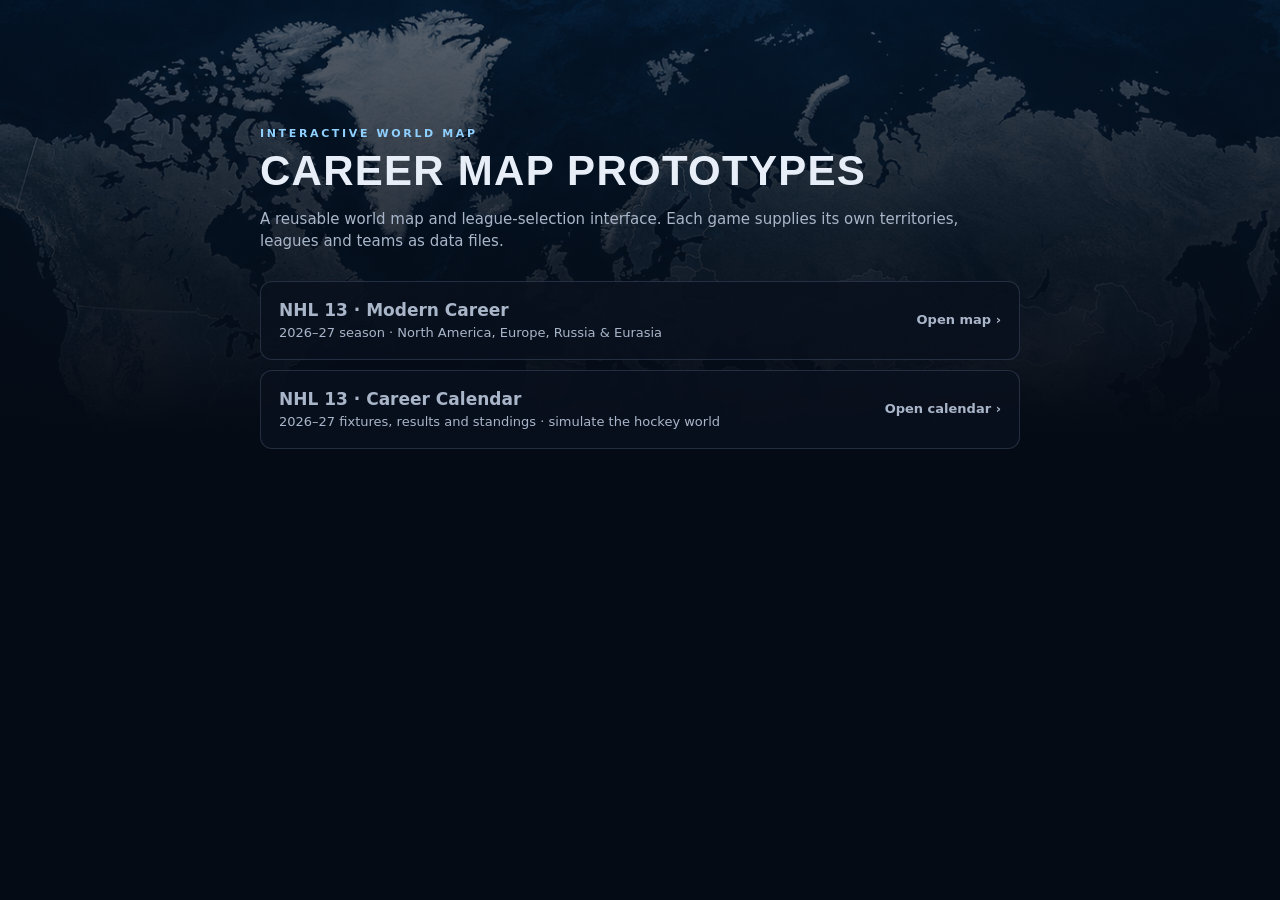
<file: index.html>
<!doctype html>
<html lang="en">
<head>
<meta charset="utf-8">
<meta name="viewport" content="width=device-width, initial-scale=1">
<title>Interactive World Map</title>
<meta name="description" content="Map-based career and league selection for games.">
<style>
  :root { color-scheme: dark; }
  html, body { margin: 0; min-height: 100%; background: #050b15; color: #e8eef7; font: 15px/1.5 "Inter", "Segoe UI", system-ui, sans-serif; }
  body { background: linear-gradient(180deg, rgba(5, 11, 21, 0.55), #050b15 85%), url("assets/maps/world.png") center top / cover no-repeat fixed; }
  main { max-width: 760px; margin: 0 auto; padding: 14vh 20px 60px; }
  .eyebrow { margin: 0; font-size: 11px; letter-spacing: 0.24em; text-transform: uppercase; color: #8fd0ff; font-weight: 600; }
  h1 { margin: 6px 0 10px; font: 600 42px/1.05 "Barlow Condensed", "Bahnschrift", "Arial Narrow", sans-serif; letter-spacing: 0.03em; text-transform: uppercase; }
  p { color: #a9b6c9; }
  ul { list-style: none; padding: 0; margin: 28px 0 0; display: grid; gap: 10px; }
  a.game { display: flex; justify-content: space-between; align-items: center; gap: 16px; padding: 16px 18px; border-radius: 12px; text-decoration: none; color: inherit; background: rgba(10, 17, 30, 0.85); border: 1px solid rgba(160, 190, 230, 0.18); transition: border-color 0.15s, background 0.15s; }
  a.game:hover, a.game:focus-visible { border-color: rgba(143, 208, 255, 0.55); background: rgba(14, 24, 42, 0.92); outline: none; }
  a.game strong { display: block; font-size: 17px; }
  a.game span { color: #a9b6c9; font-size: 13px; }
  .go { color: #8fd0ff; font-weight: 600; white-space: nowrap; }
</style>
</head>
<body>
<main>
  <p class="eyebrow">Interactive World Map</p>
  <h1>Career map prototypes</h1>
  <p>A reusable world map and league-selection interface. Each game supplies its own territories, leagues and teams as data files.</p>
  <ul id="games">
    <li><a class="game" href="career-map.html?game=nhl13#/world"><span><strong>NHL 13 · Modern Career</strong><span>2026–27 season · North America, Europe, Russia &amp; Eurasia</span></span><span class="go">Open map ›</span></a></li>
    <li><a class="game" href="calendar.html?game=nhl13"><span><strong>NHL 13 · Career Calendar</strong><span>2026–27 fixtures, results and standings · simulate the hockey world</span></span><span class="go">Open calendar ›</span></a></li>
  </ul>
</main>
</body>
</html>
</file>
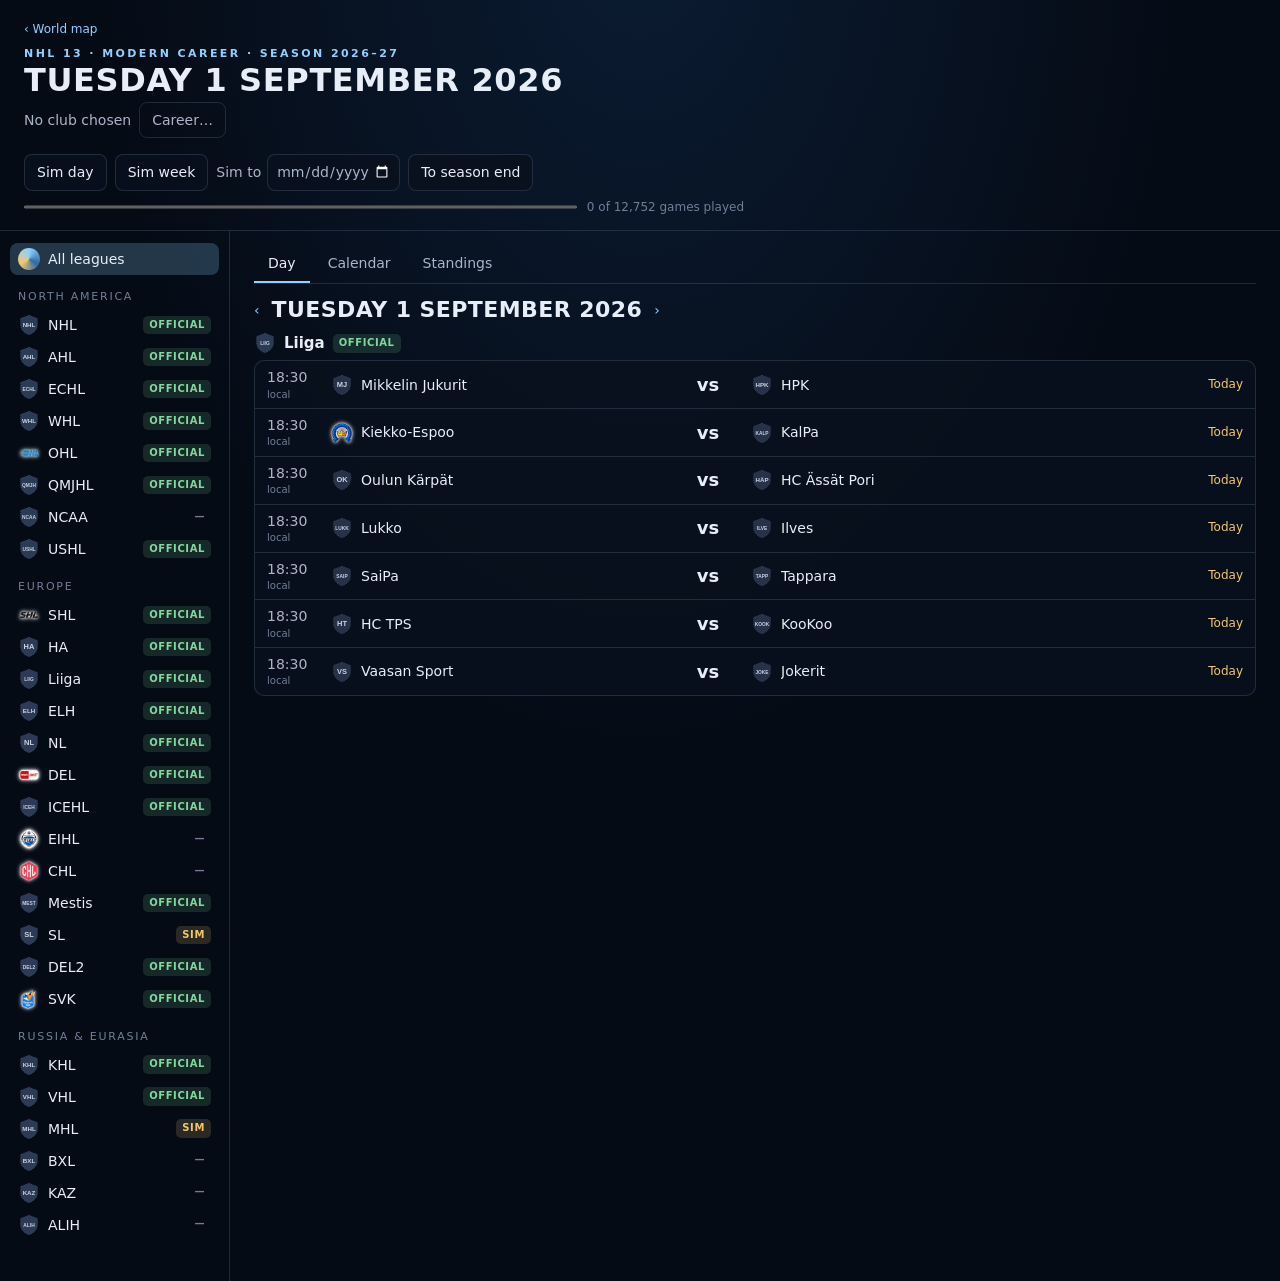
<file: calendar.html>
<!doctype html>
<html lang="en">
<head>
<meta charset="utf-8">
<meta name="viewport" content="width=device-width, initial-scale=1, viewport-fit=cover">
<title>Career Calendar</title>
<meta name="description" content="Season calendar, fixtures, standings and league simulator for game career modes.">
<link rel="stylesheet" href="css/calendar.css">
<script type="module" src="js/calendar.js"></script>
</head>
<body>
<header class="top">
  <div class="title">
    <a id="to-map" class="maplink" href="career-map.html">‹ World map</a>
    <p id="season" class="eyebrow">Season</p>
    <h1 id="career-date">…</h1>
    <p class="club"><span id="career-team"></span> <button id="career-btn" class="btn ghost" type="button">Career…</button></p>
  </div>
  <div class="sim" role="group" aria-label="Simulate">
    <button id="sim-day" class="btn" type="button">Sim day</button>
    <button id="sim-week" class="btn" type="button">Sim week</button>
    <button id="sim-next" class="btn primary" type="button" hidden>To next game</button>
    <label class="simto">Sim to <input id="sim-to" type="date"></label>
    <button id="sim-end" class="btn" type="button">To season end</button>
    <div class="prog"><progress id="progress" max="1" value="0"></progress><span id="progress-label"></span></div>
  </div>
</header>

<div class="layout">
  <nav id="leagues" class="leagues" aria-label="Leagues"></nav>
  <main>
    <nav id="tabs" class="tabs" aria-label="Views"></nav>
    <div id="view"><p class="empty">Loading the season…</p></div>
  </main>
</div>

<dialog id="career-dialog">
  <form method="dialog">
    <h2>Career</h2>
    <label>League <select id="c-league"></select></label>
    <label>Club <select id="c-team"></select></label>
    <label>Simulation seed <input id="c-seed" type="number" min="0" step="1"></label>
    <p class="note">Starting a new career resets the date to the start of the season. The same seed always produces the same season.</p>
    <div class="row">
      <button id="c-start" class="btn primary" type="button">Start new career</button>
      <button id="c-export" class="btn" type="button">Export save</button>
      <label class="btn">Import save<input id="c-import" type="file" accept="application/json,.json" hidden></label>
      <button id="c-cancel" class="btn ghost" type="button">Close</button>
    </div>
  </form>
</dialog>
</body>
</html>
</file>
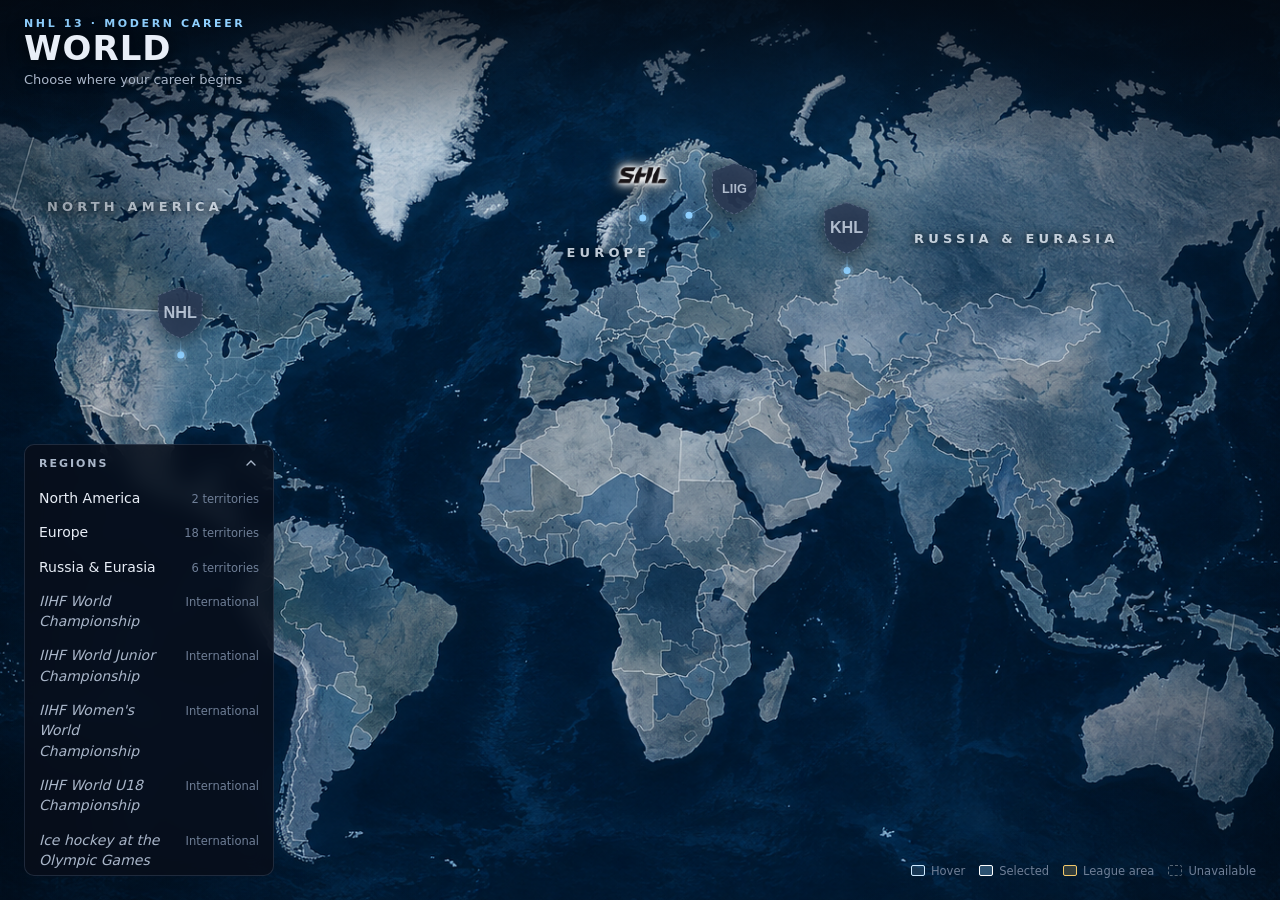
<file: career-map.html>
<!doctype html>
<html lang="en">
<head>
<meta charset="utf-8">
<meta name="viewport" content="width=device-width, initial-scale=1, viewport-fit=cover">
<title>Career Map</title>
<meta name="description" content="Interactive world map and league selection for game career modes.">
<link rel="stylesheet" href="css/career-map.css">
<script type="module" src="js/main.js"></script>
</head>
<body>
<div id="app" data-level="world">
  <main id="stage" aria-label="Map"></main>

  <header id="topbar">
    <button id="back" class="icon-btn" type="button" aria-label="Back" hidden>
      <svg viewBox="0 0 24 24" width="20" height="20" aria-hidden="true"><path d="M15 5l-7 7 7 7" fill="none" stroke="currentColor" stroke-width="2" stroke-linecap="round" stroke-linejoin="round"/></svg>
    </button>
    <div class="heading">
      <p id="brand" class="brand">Career Map</p>
      <h1 id="view-title">World</h1>
      <p id="view-subtitle" class="subtitle"></p>
    </div>
    <nav aria-label="Breadcrumb"><ol id="crumbs" class="crumbs"></ol></nav>
  </header>

  <section id="explore" class="explore" aria-labelledby="explore-title">
    <button id="explore-toggle" type="button" class="explore-head" aria-label="Show or hide list">
      <span id="explore-title">Regions</span>
      <svg viewBox="0 0 24 24" width="16" height="16" aria-hidden="true"><path d="M6 15l6-6 6 6" fill="none" stroke="currentColor" stroke-width="2" stroke-linecap="round"/></svg>
    </button>
    <ul id="explore-list"></ul>
  </section>

  <aside id="panel" class="panel" aria-hidden="true" aria-label="Details">
    <button id="panel-close" class="icon-btn panel-close" type="button" aria-label="Close details">
      <svg viewBox="0 0 24 24" width="18" height="18" aria-hidden="true"><path d="M6 6l12 12M18 6L6 18" fill="none" stroke="currentColor" stroke-width="2" stroke-linecap="round"/></svg>
    </button>
    <div id="panel-content"></div>
  </aside>

  <div class="legend" aria-hidden="true">
    <span class="lg lg-hover">Hover</span>
    <span class="lg lg-selected">Selected</span>
    <span class="lg lg-league">League area</span>
    <span class="lg lg-off">Unavailable</span>
  </div>

  <div id="toast" class="toast" role="status" aria-live="polite"></div>

  <div id="boot-error" class="boot-error" hidden>
    <h2>Map could not start</h2>
    <p id="boot-error-msg"></p>
  </div>
</div>
</body>
</html>
</file>
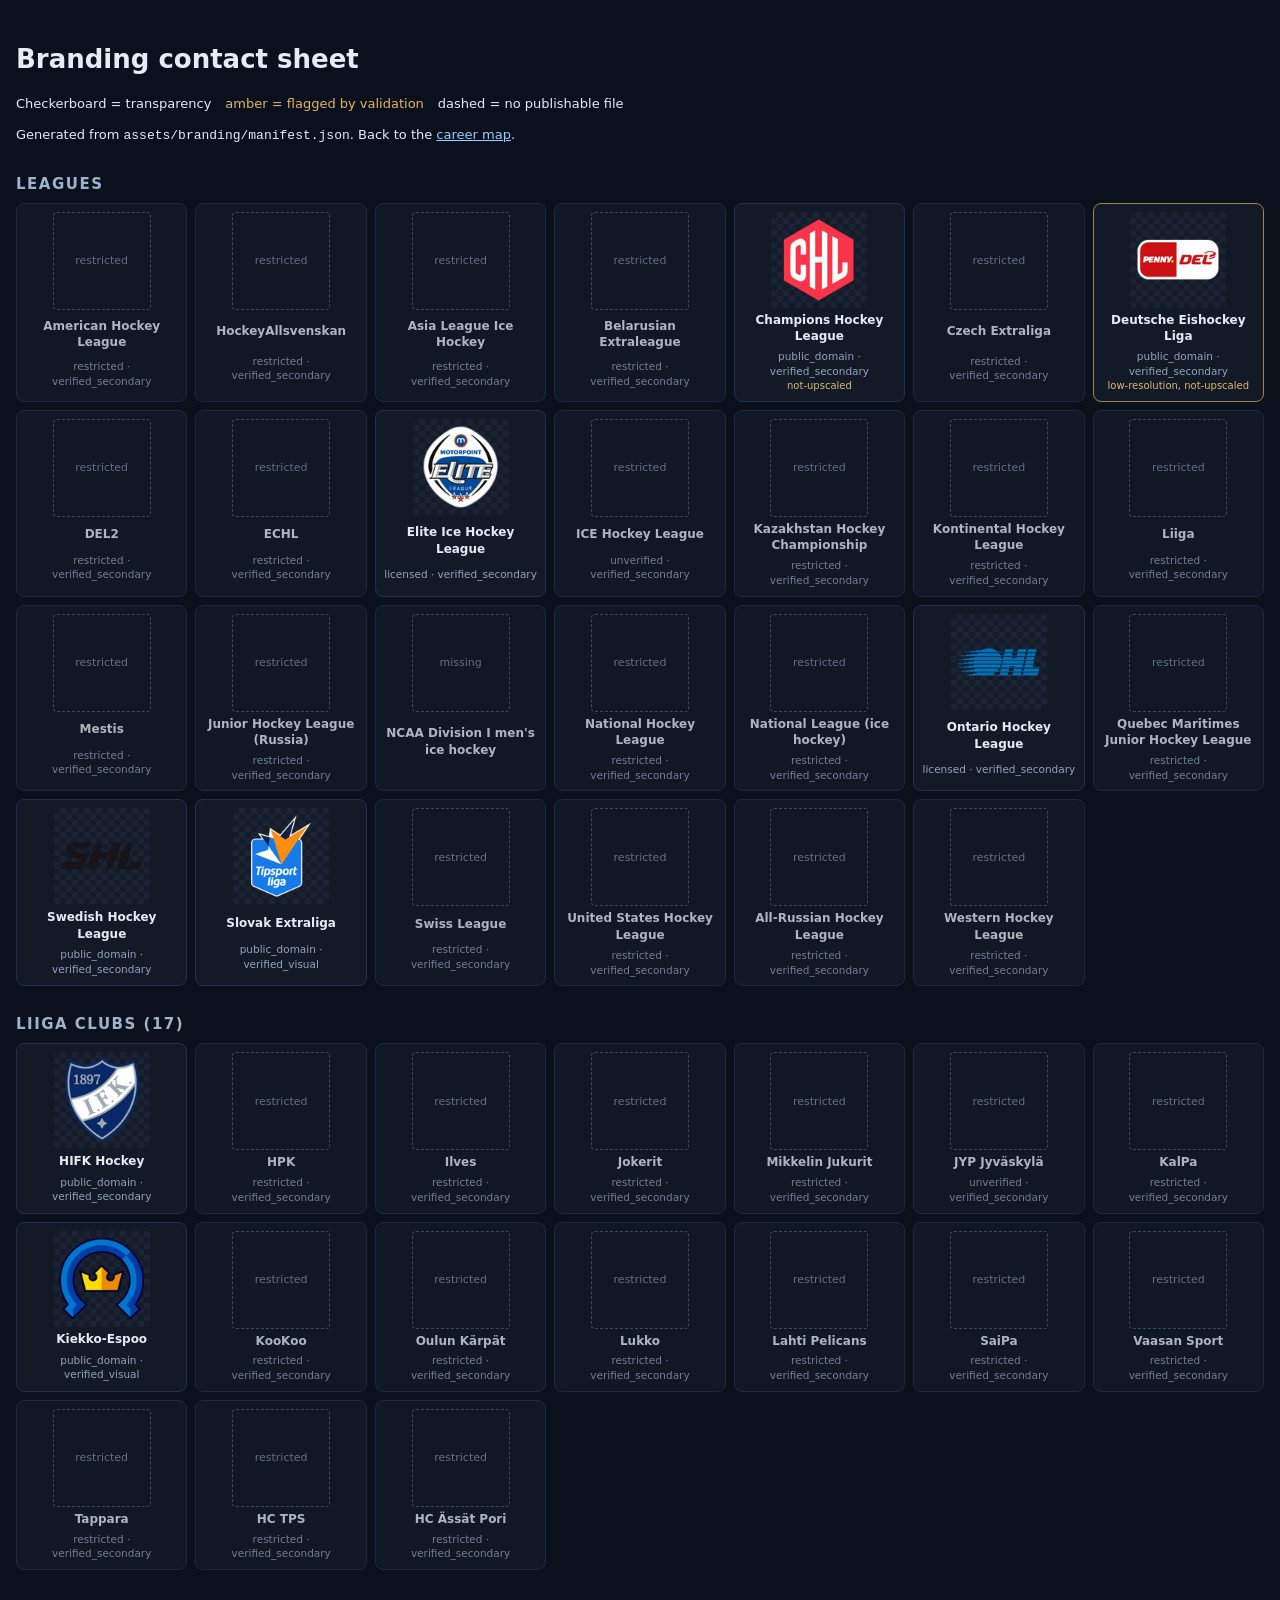
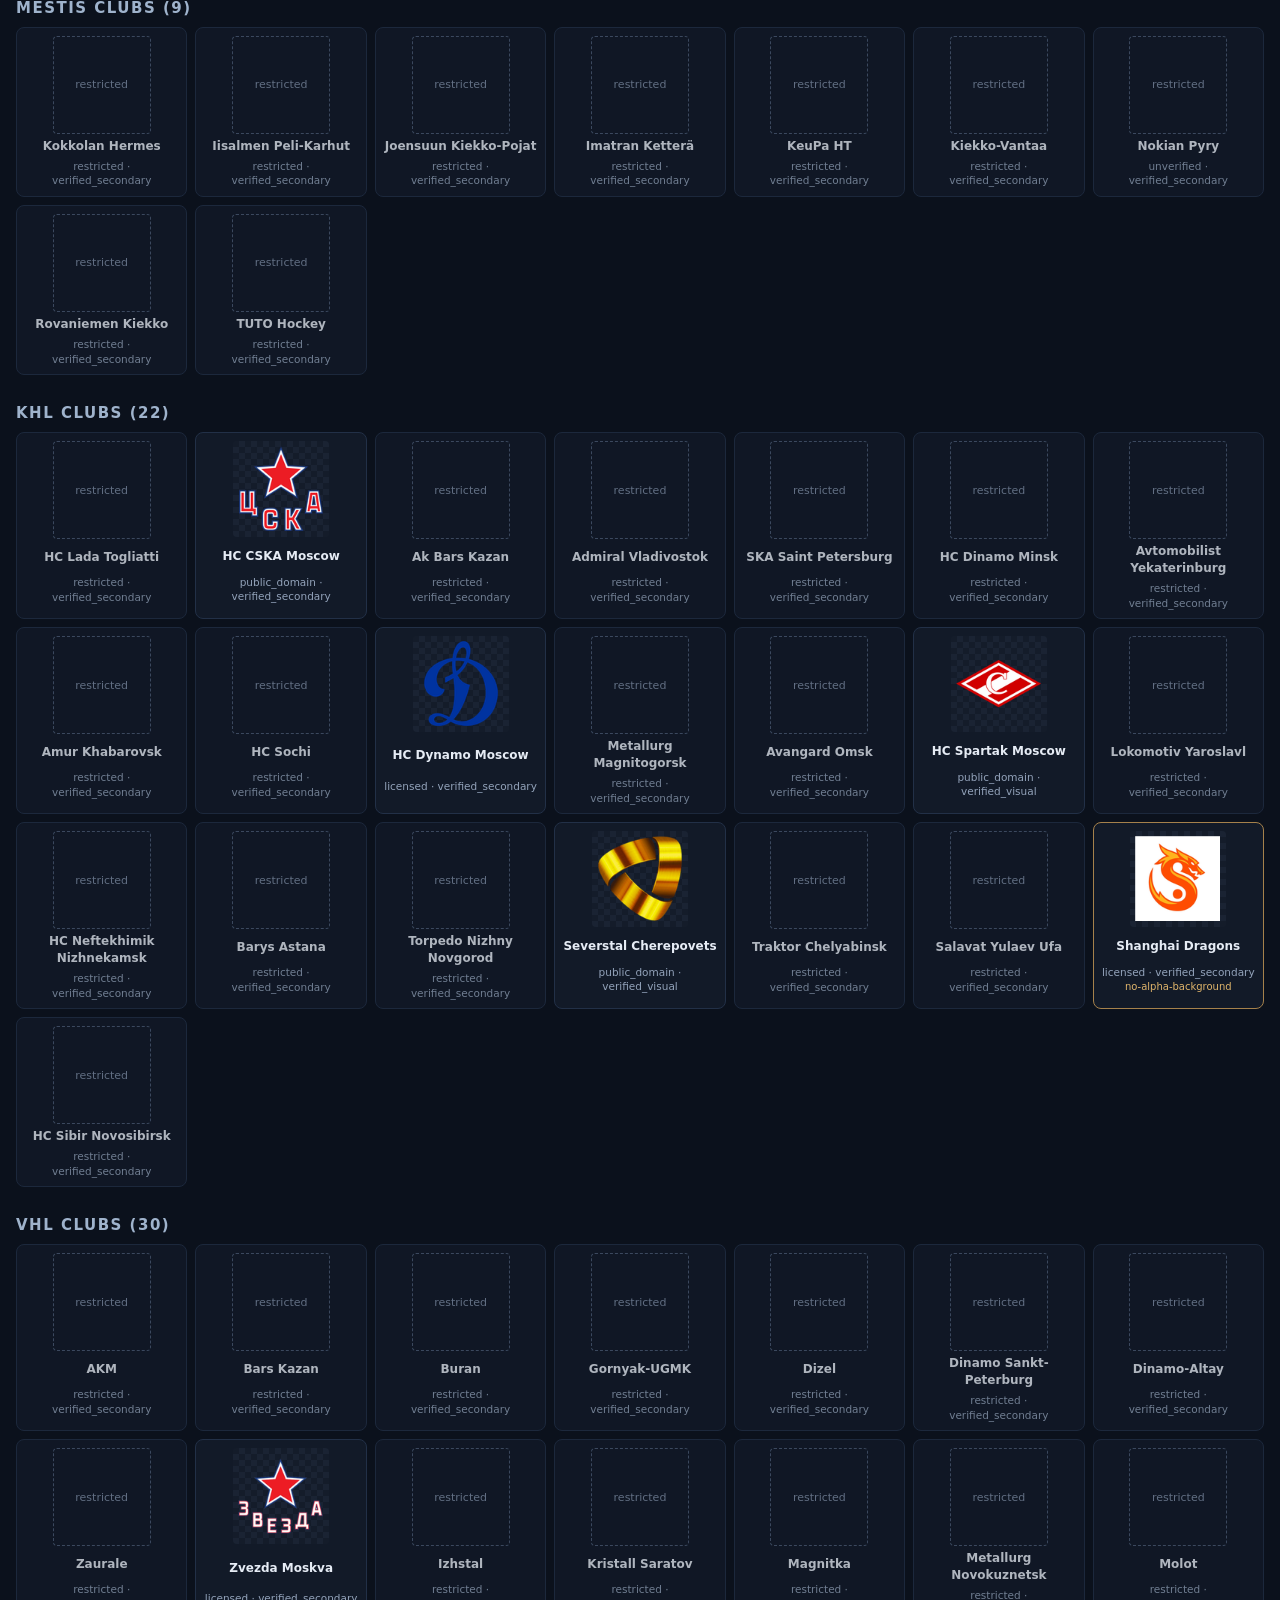
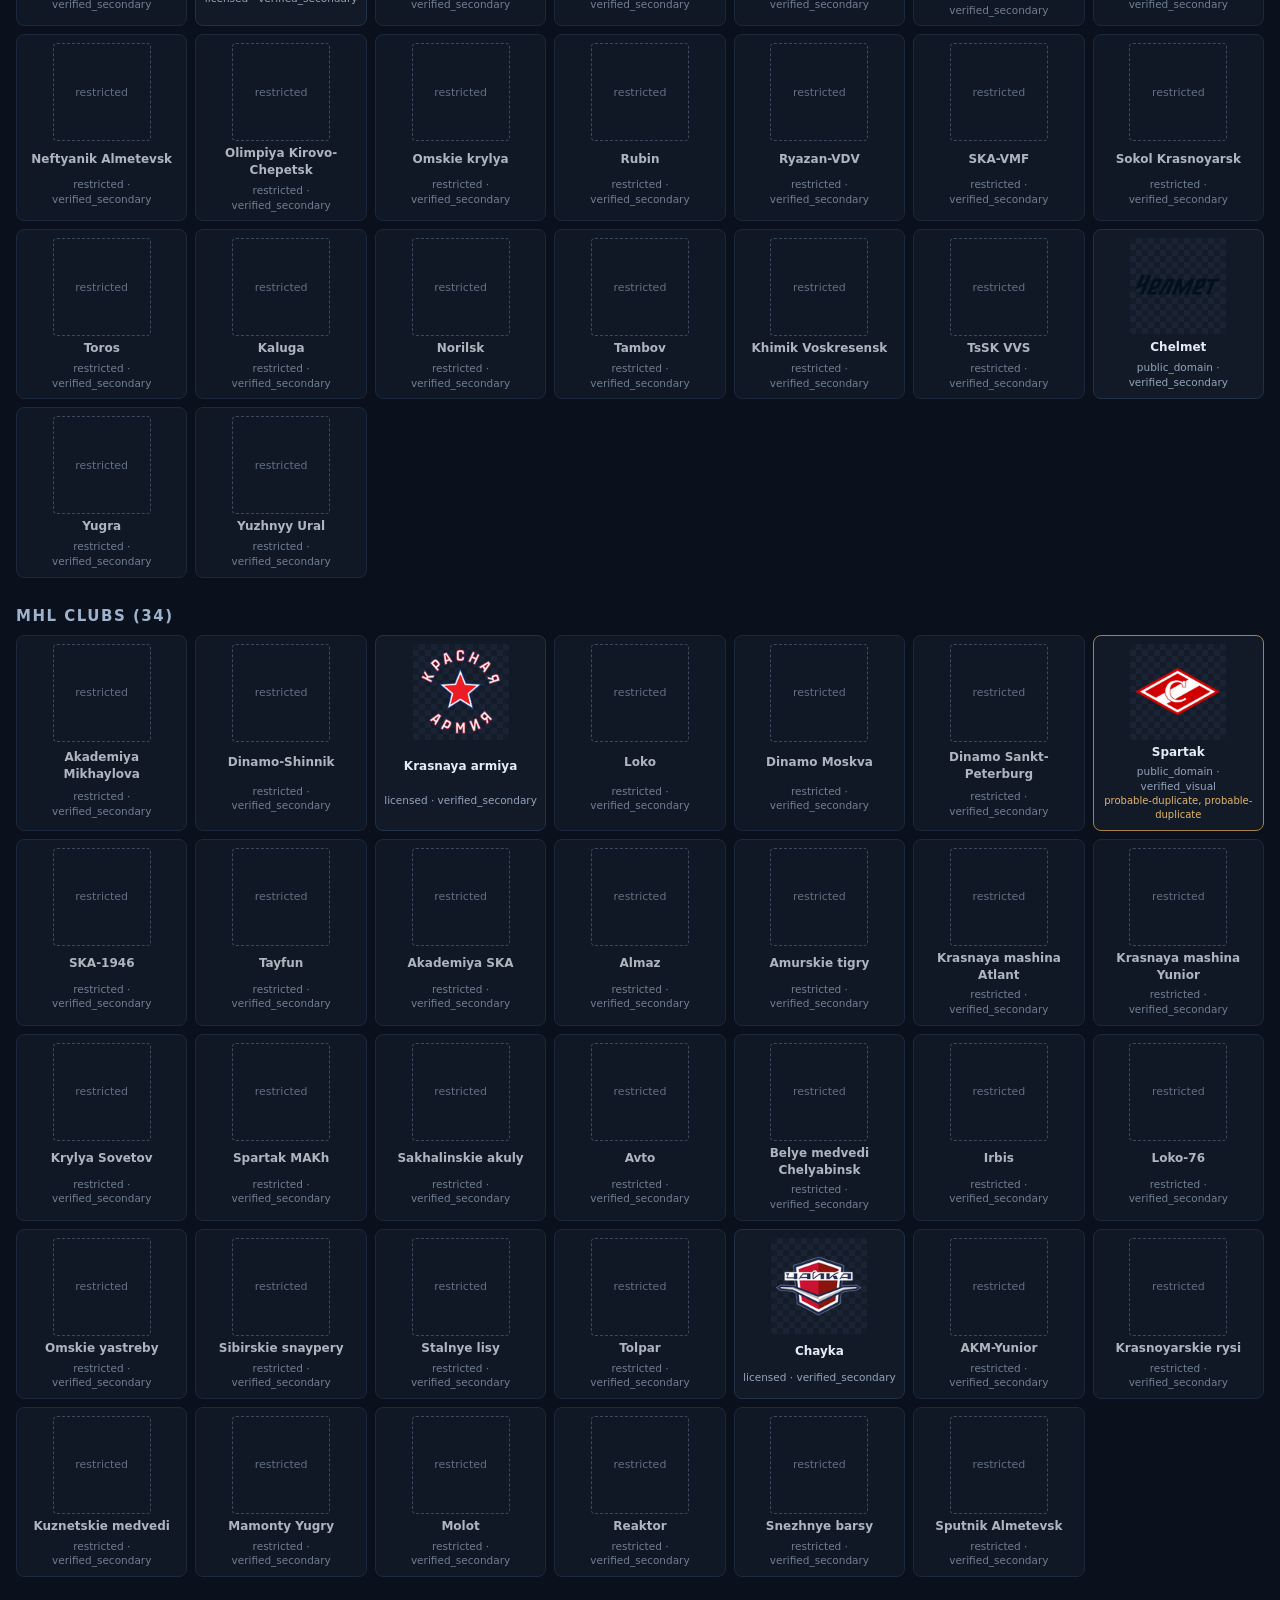
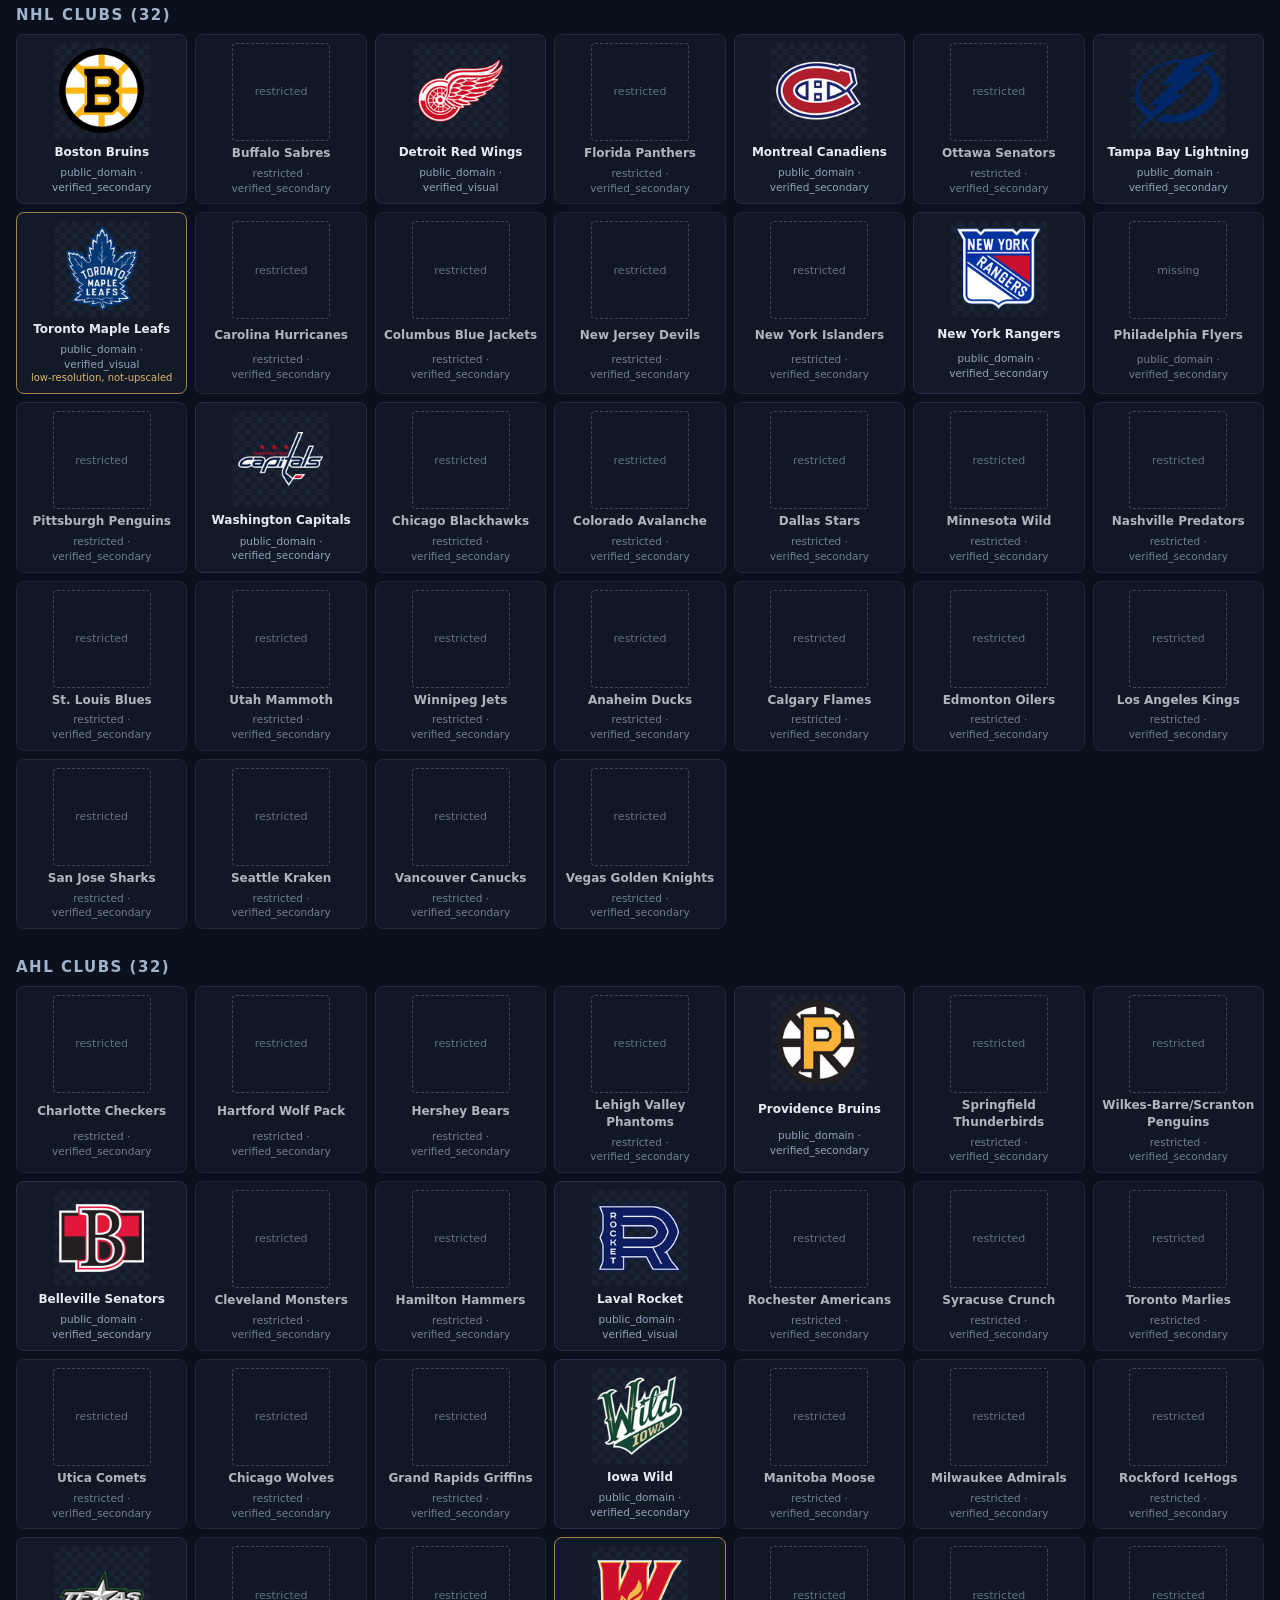
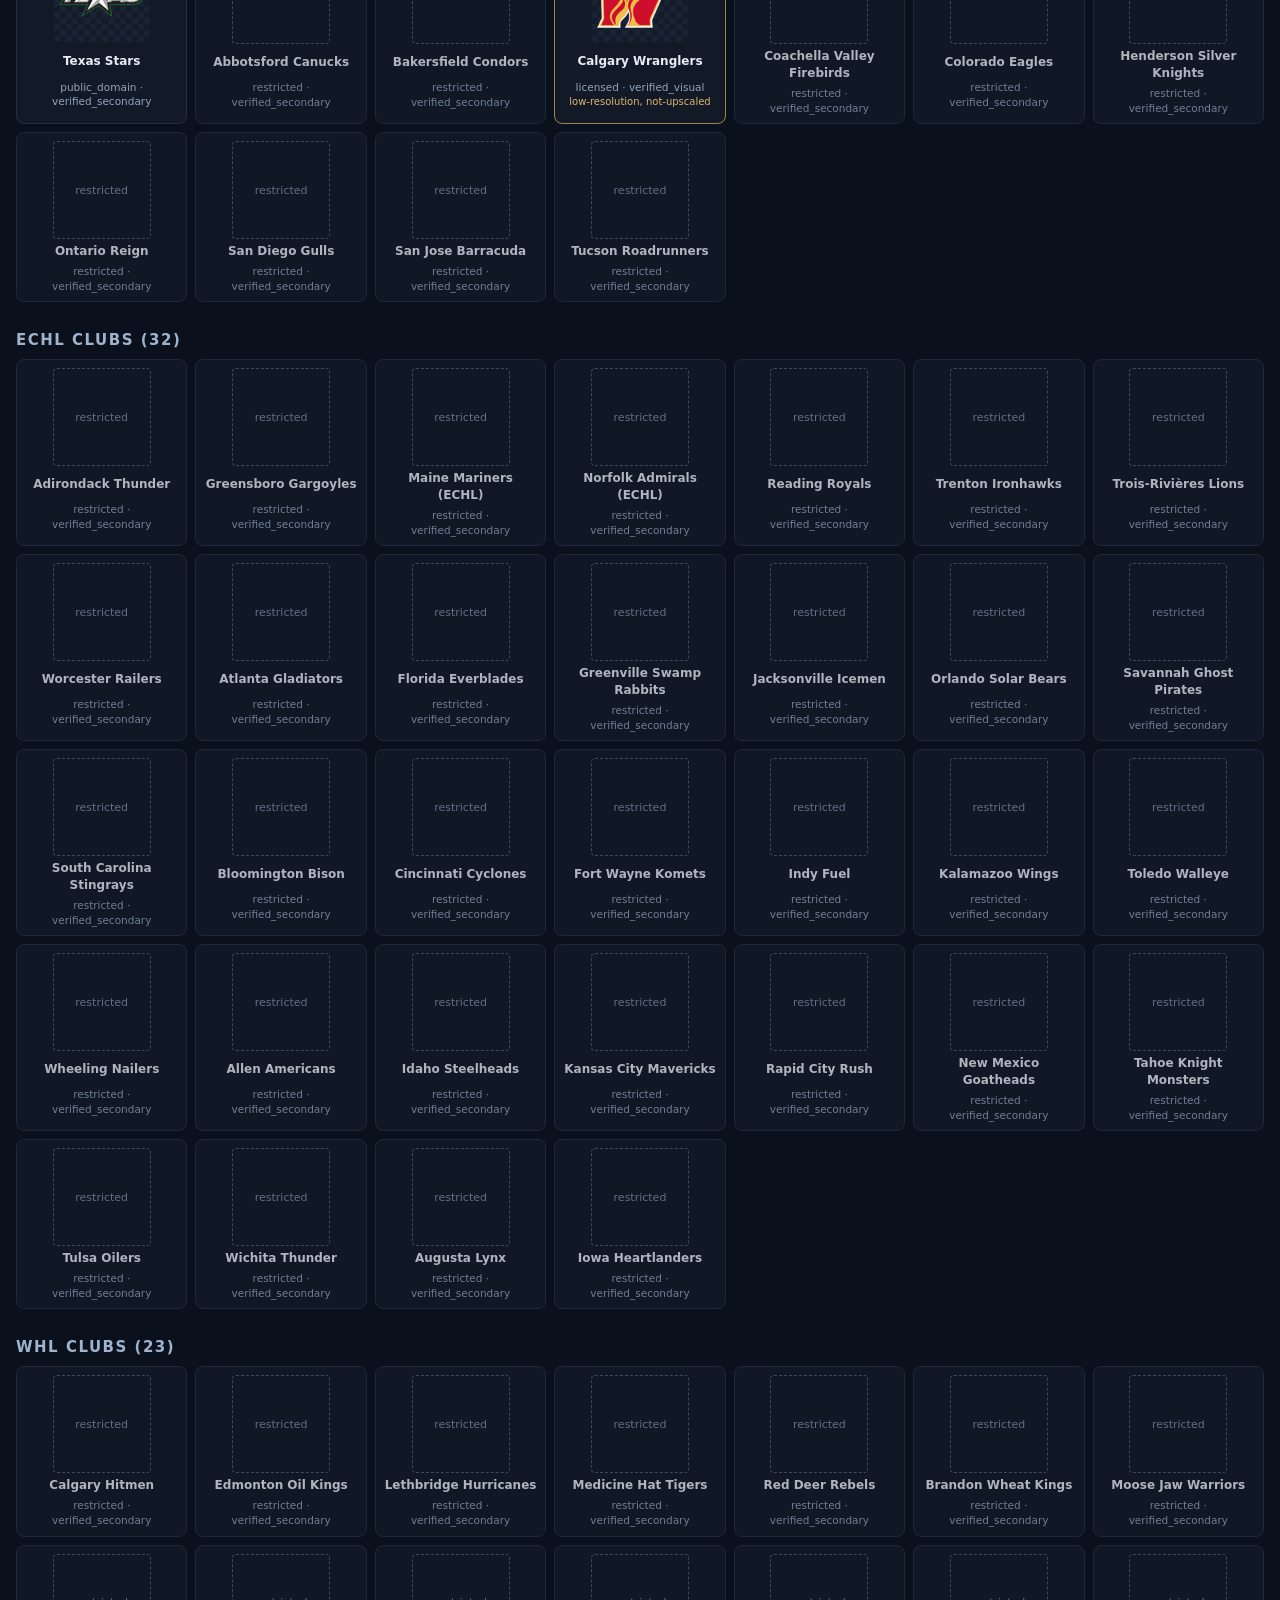
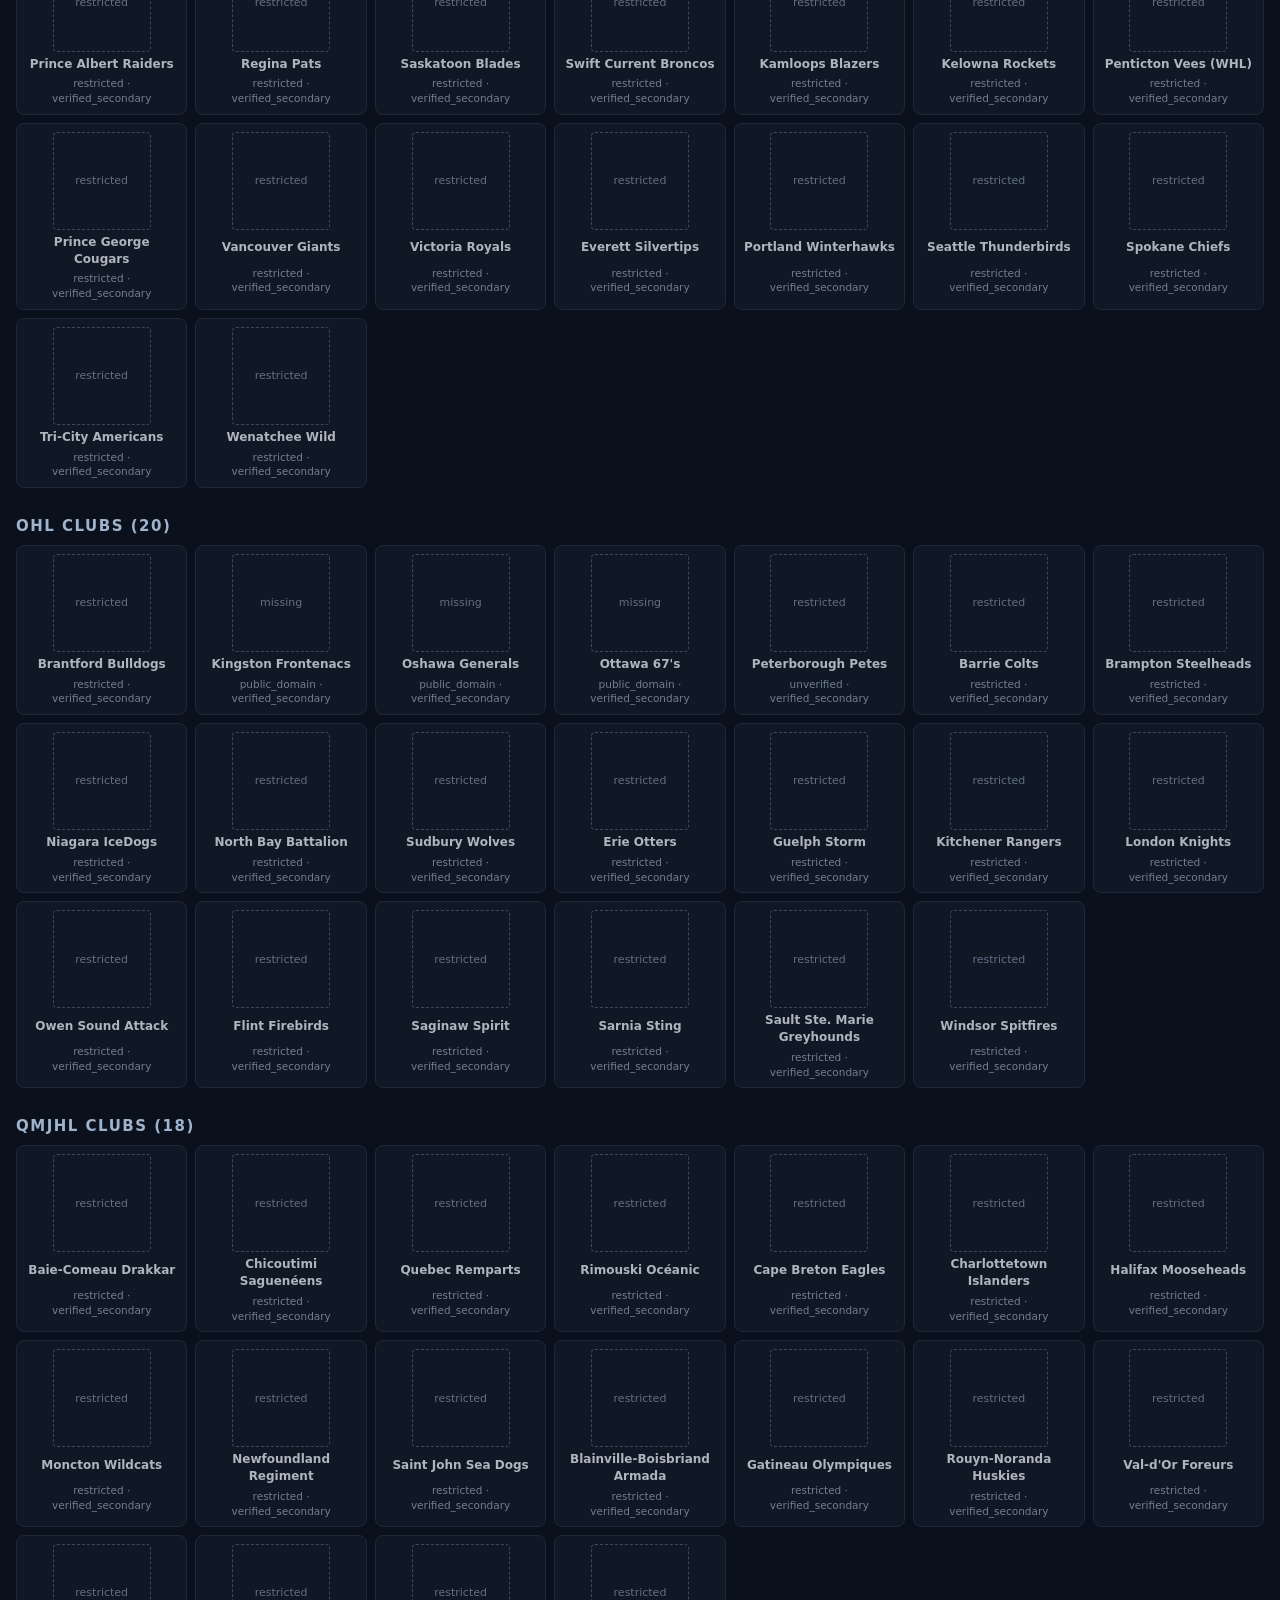
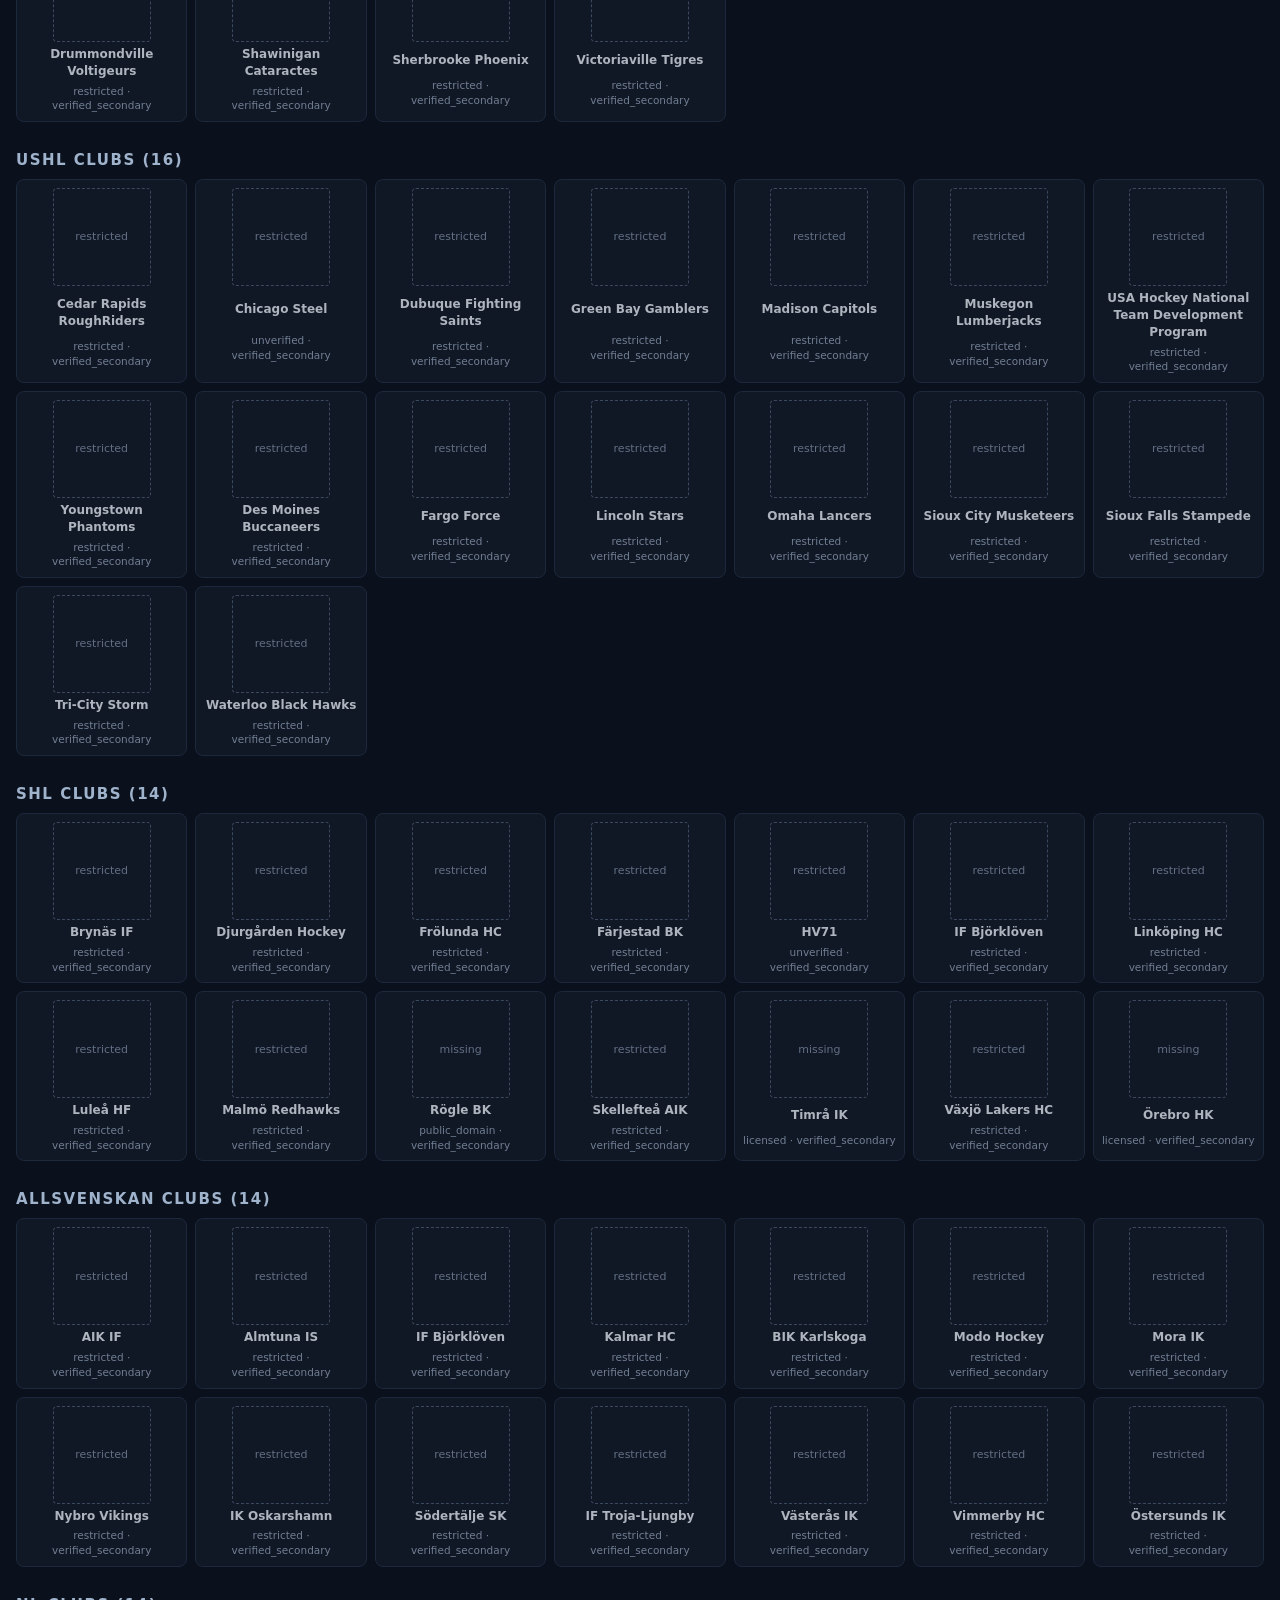
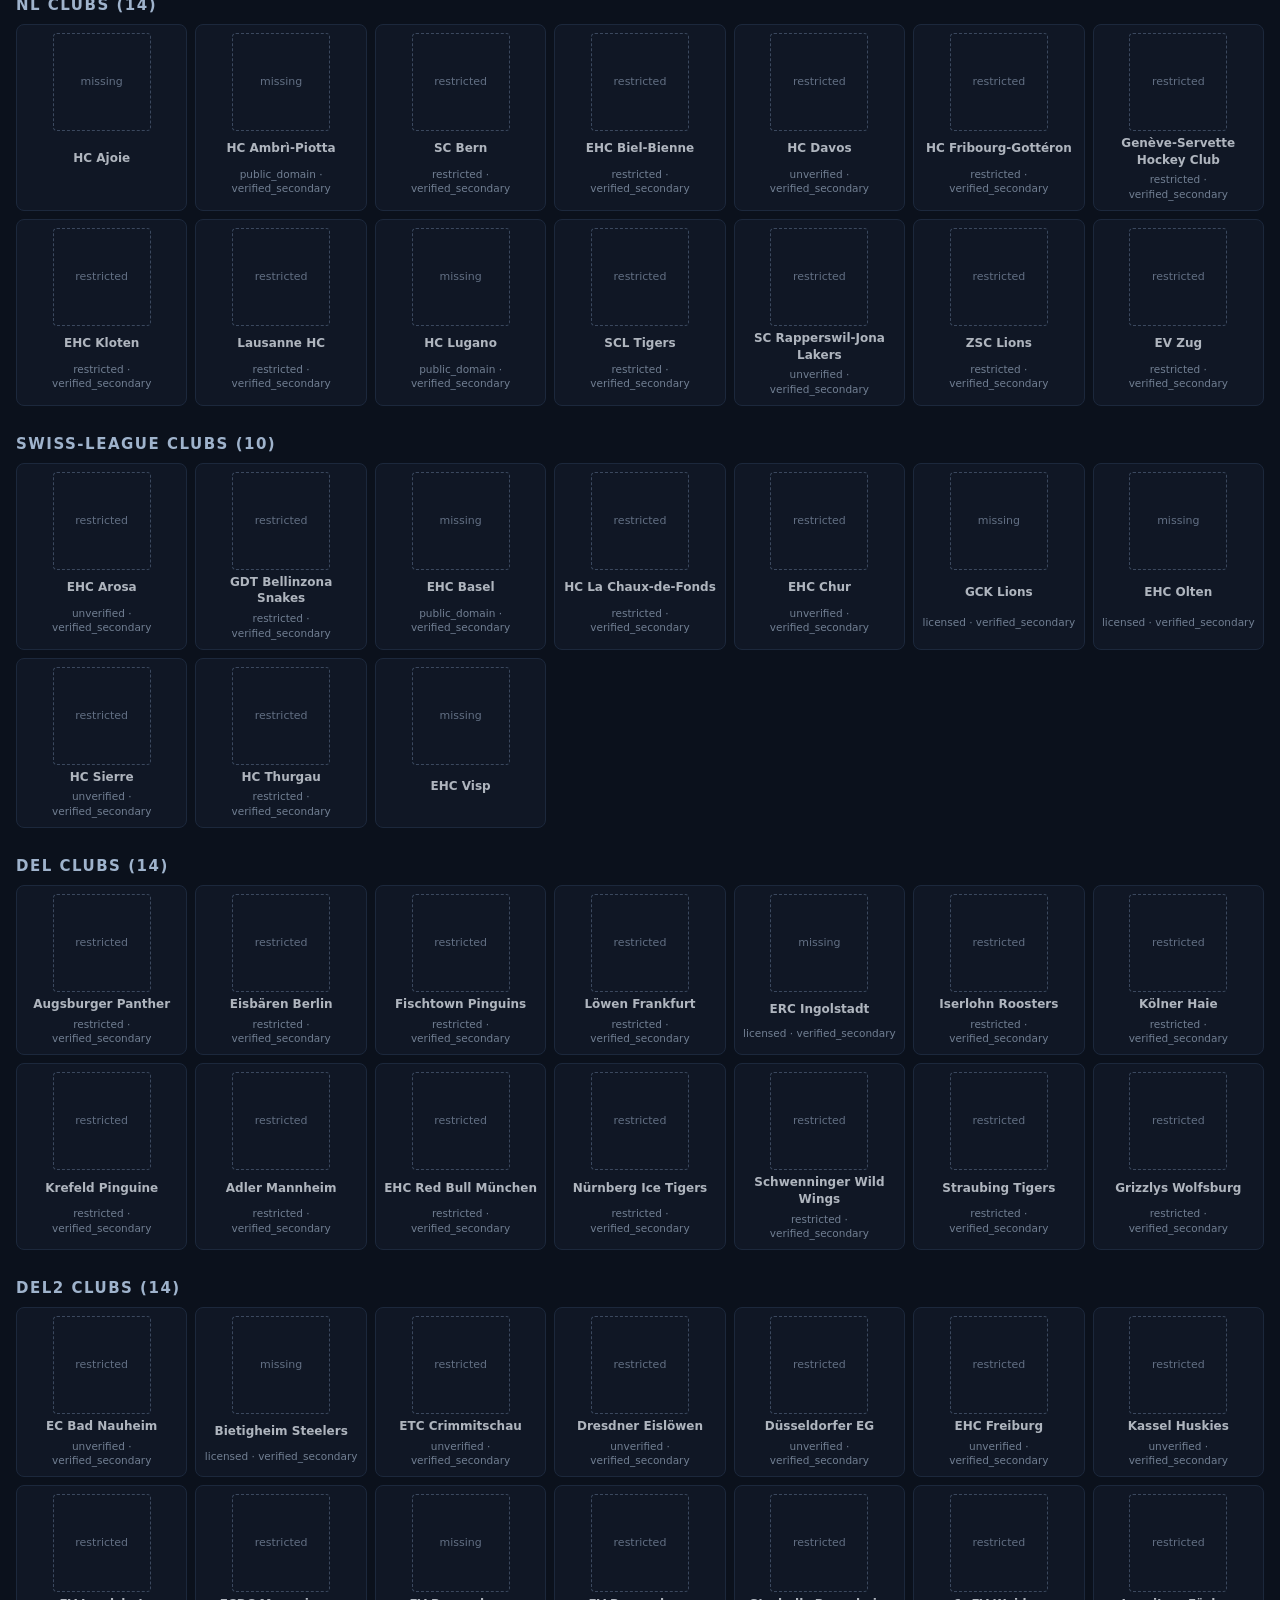
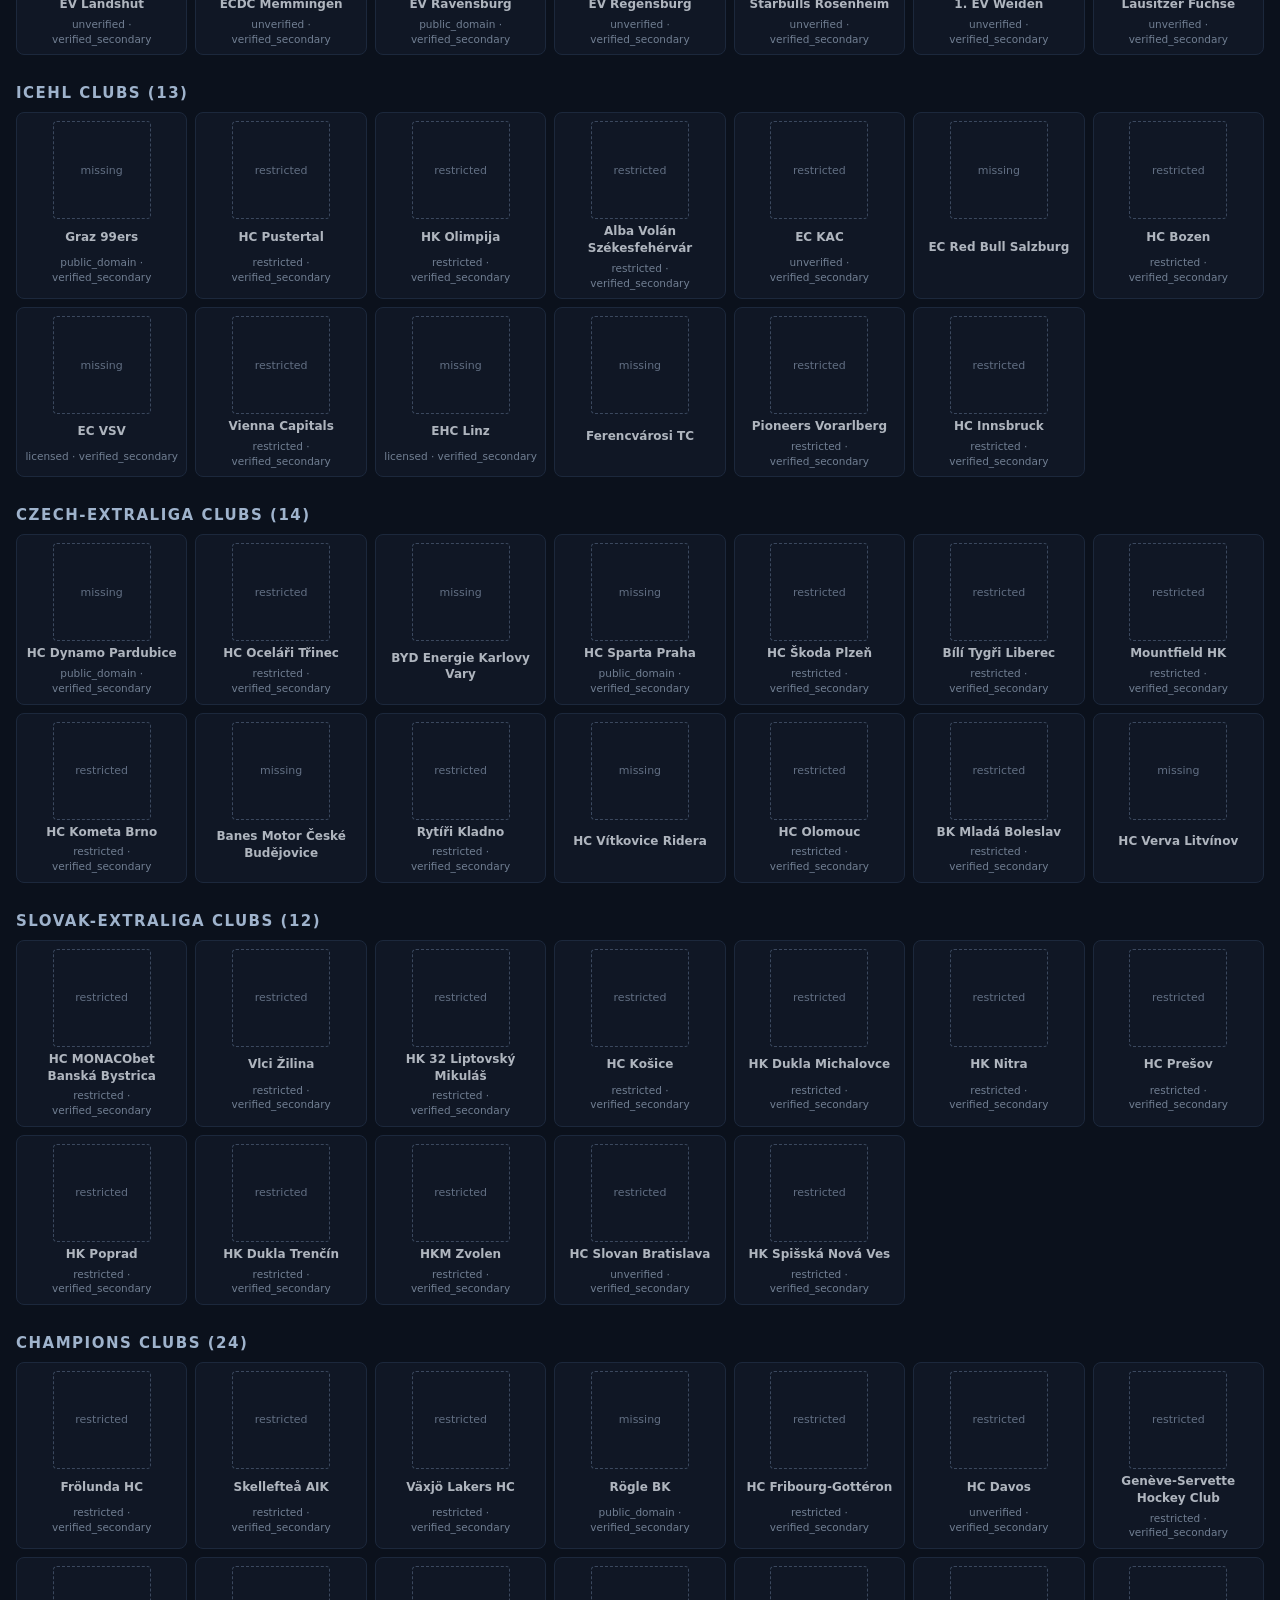
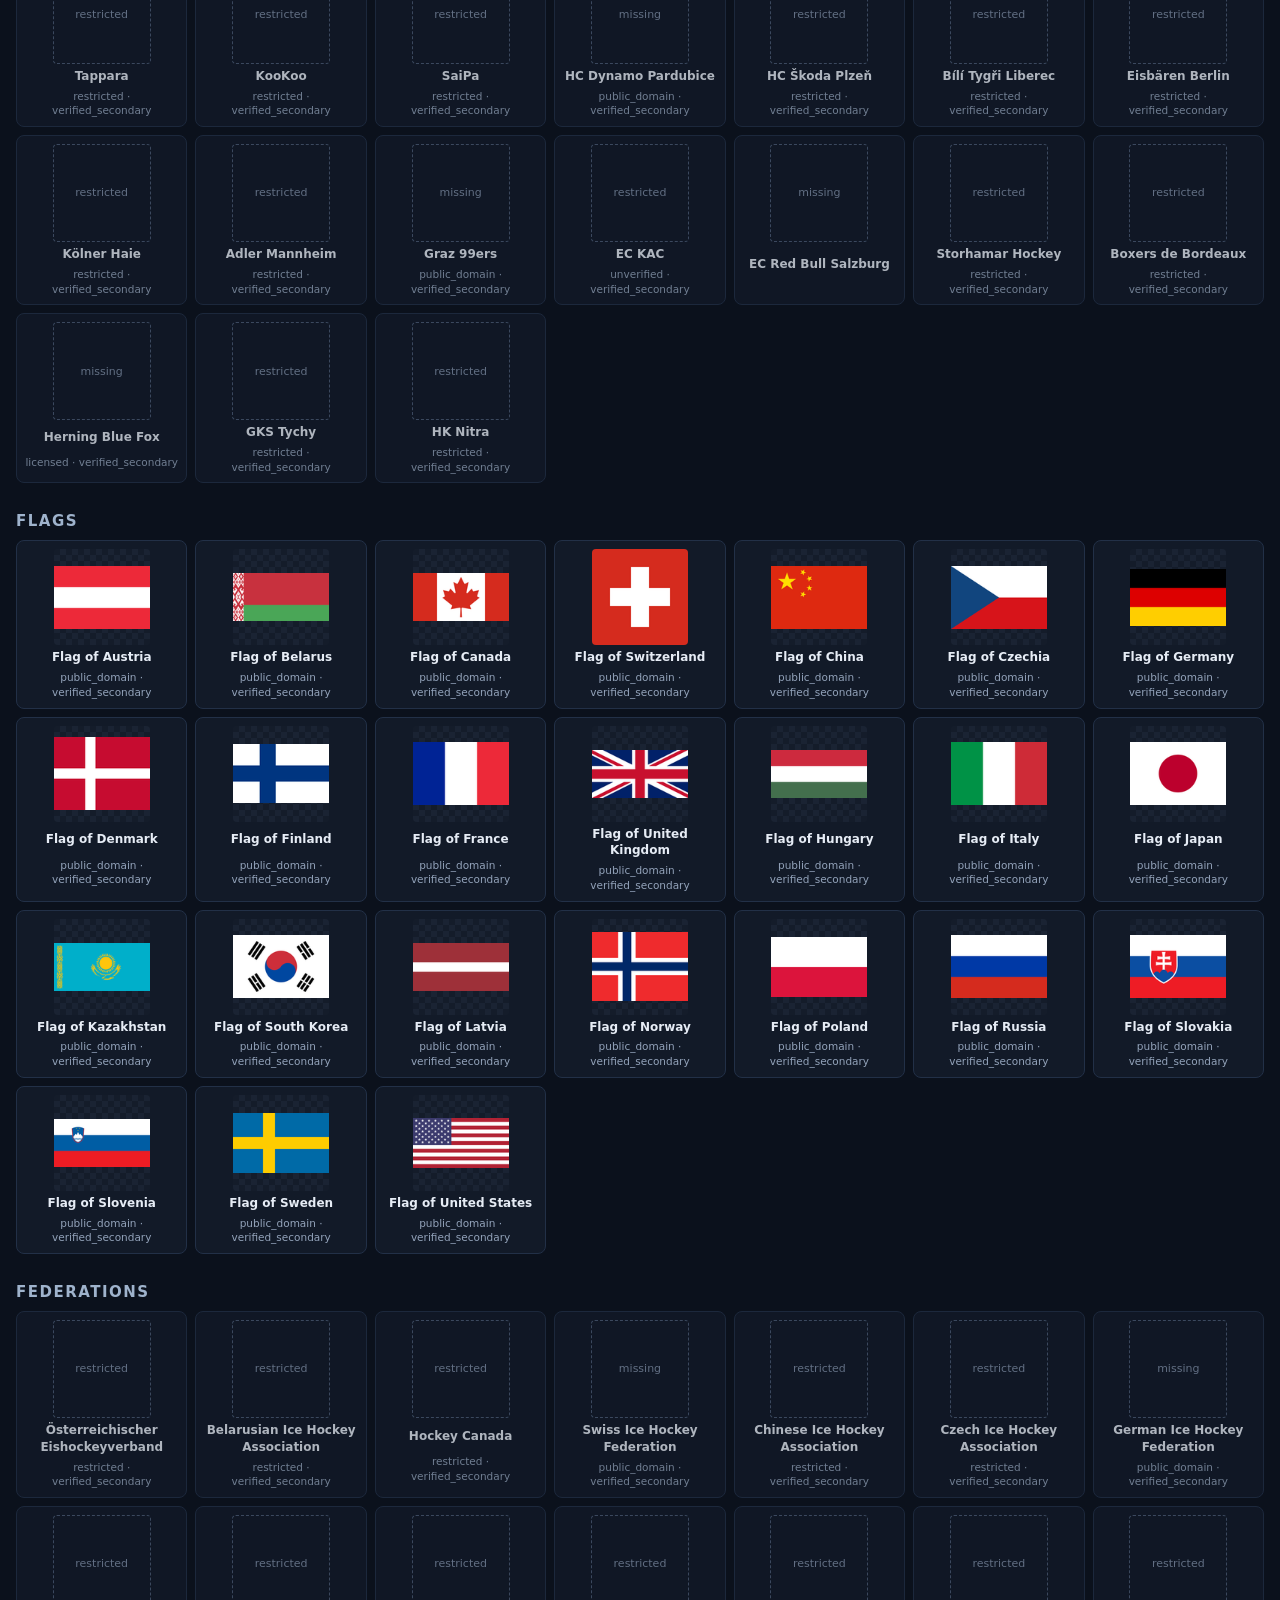
<file: assets/branding/contact-sheet.html>
<!doctype html><html lang="en"><head><meta charset="utf-8"><meta name="viewport" content="width=device-width, initial-scale=1">
<title>Branding contact sheet</title><style>
:root{color-scheme:dark}body{margin:0;background:#0b111c;color:#e6ecf5;font:13px/1.4 system-ui,sans-serif}
main{max-width:1400px;margin:0 auto;padding:24px 16px}h1{font-weight:600}h2{margin:28px 0 8px;font-size:15px;color:#9fb3cc;text-transform:uppercase;letter-spacing:.1em}
.grid{display:grid;grid-template-columns:repeat(auto-fill,minmax(150px,1fr));gap:8px}
.c{background:#121a28;border:1px solid #223047;border-radius:8px;padding:8px;display:grid;gap:4px;justify-items:center;text-align:center}
.c img{width:96px;height:96px;object-fit:contain;background:repeating-conic-gradient(#1a2333 0 25%,#141c2a 0 50%) 0 0/12px 12px;border-radius:4px}
.c.flagged{border-color:#a5814b}.c.restricted,.c.missing{opacity:.75}.ph{width:96px;height:96px;display:grid;place-items:center;border:1px dashed #4b5b75;border-radius:4px;color:#7f8ea6;font-size:11px}
.n{font-weight:600;font-size:12px}.s{font-size:10.5px;color:#93a3ba}.f{font-size:10px;color:#e0b56b}
.legend span{margin-right:14px}</style></head><body><main><h1>Branding contact sheet</h1>
<p class="legend"><span>Checkerboard = transparency</span><span style="color:#e0b56b">amber = flagged by validation</span><span>dashed = no publishable file</span></p>
<p>Generated from <code>assets/branding/manifest.json</code>. Back to the <a href="../../career-map.html" style="color:#8fd0ff">career map</a>.</p>
<h2>Leagues</h2><div class='grid'>
<div class='c restricted'><div class='ph'>restricted</div><div class='n'>American Hockey League</div><div class='s'>restricted · verified_secondary</div></div>
<div class='c restricted'><div class='ph'>restricted</div><div class='n'>HockeyAllsvenskan</div><div class='s'>restricted · verified_secondary</div></div>
<div class='c restricted'><div class='ph'>restricted</div><div class='n'>Asia League Ice Hockey</div><div class='s'>restricted · verified_secondary</div></div>
<div class='c restricted'><div class='ph'>restricted</div><div class='n'>Belarusian Extraleague</div><div class='s'>restricted · verified_secondary</div></div>
<div class='c ok'><img src='../../assets/branding/generated/league/champions-128.png' alt='' loading='lazy'><div class='n'>Champions Hockey League</div><div class='s'>public_domain · verified_secondary<div class='f'>not-upscaled</div></div></div>
<div class='c restricted'><div class='ph'>restricted</div><div class='n'>Czech Extraliga</div><div class='s'>restricted · verified_secondary</div></div>
<div class='c flagged'><img src='../../assets/branding/generated/league/del-128.png' alt='' loading='lazy'><div class='n'>Deutsche Eishockey Liga</div><div class='s'>public_domain · verified_secondary<div class='f'>low-resolution, not-upscaled</div></div></div>
<div class='c restricted'><div class='ph'>restricted</div><div class='n'>DEL2</div><div class='s'>restricted · verified_secondary</div></div>
<div class='c restricted'><div class='ph'>restricted</div><div class='n'>ECHL</div><div class='s'>restricted · verified_secondary</div></div>
<div class='c ok'><img src='../../assets/branding/generated/league/eihl-128.png' alt='' loading='lazy'><div class='n'>Elite Ice Hockey League</div><div class='s'>licensed · verified_secondary</div></div>
<div class='c restricted'><div class='ph'>restricted</div><div class='n'>ICE Hockey League</div><div class='s'>unverified · verified_secondary</div></div>
<div class='c restricted'><div class='ph'>restricted</div><div class='n'>Kazakhstan Hockey Championship</div><div class='s'>restricted · verified_secondary</div></div>
<div class='c restricted'><div class='ph'>restricted</div><div class='n'>Kontinental Hockey League</div><div class='s'>restricted · verified_secondary</div></div>
<div class='c restricted'><div class='ph'>restricted</div><div class='n'>Liiga</div><div class='s'>restricted · verified_secondary</div></div>
<div class='c restricted'><div class='ph'>restricted</div><div class='n'>Mestis</div><div class='s'>restricted · verified_secondary</div></div>
<div class='c restricted'><div class='ph'>restricted</div><div class='n'>Junior Hockey League (Russia)</div><div class='s'>restricted · verified_secondary</div></div>
<div class='c missing'><div class='ph'>missing</div><div class='n'>NCAA Division I men&#x27;s ice hockey</div><div class='s'></div></div>
<div class='c restricted'><div class='ph'>restricted</div><div class='n'>National Hockey League</div><div class='s'>restricted · verified_secondary</div></div>
<div class='c restricted'><div class='ph'>restricted</div><div class='n'>National League (ice hockey)</div><div class='s'>restricted · verified_secondary</div></div>
<div class='c ok'><img src='../../assets/branding/generated/league/ohl-128.png' alt='' loading='lazy'><div class='n'>Ontario Hockey League</div><div class='s'>licensed · verified_secondary</div></div>
<div class='c restricted'><div class='ph'>restricted</div><div class='n'>Quebec Maritimes Junior Hockey League</div><div class='s'>restricted · verified_secondary</div></div>
<div class='c ok'><img src='../../assets/branding/generated/league/shl-128.png' alt='' loading='lazy'><div class='n'>Swedish Hockey League</div><div class='s'>public_domain · verified_secondary</div></div>
<div class='c ok'><img src='../../assets/branding/generated/league/slovak-extraliga-128.png' alt='' loading='lazy'><div class='n'>Slovak Extraliga</div><div class='s'>public_domain · verified_visual</div></div>
<div class='c restricted'><div class='ph'>restricted</div><div class='n'>Swiss League</div><div class='s'>restricted · verified_secondary</div></div>
<div class='c restricted'><div class='ph'>restricted</div><div class='n'>United States Hockey League</div><div class='s'>restricted · verified_secondary</div></div>
<div class='c restricted'><div class='ph'>restricted</div><div class='n'>All-Russian Hockey League</div><div class='s'>restricted · verified_secondary</div></div>
<div class='c restricted'><div class='ph'>restricted</div><div class='n'>Western Hockey League</div><div class='s'>restricted · verified_secondary</div></div>
</div>
<h2>LIIGA clubs (17)</h2><div class='grid'>
<div class='c ok'><img src='../../assets/branding/generated/club/hifk-hockey-128.png' alt='' loading='lazy'><div class='n'>HIFK Hockey</div><div class='s'>public_domain · verified_secondary</div></div>
<div class='c restricted'><div class='ph'>restricted</div><div class='n'>HPK</div><div class='s'>restricted · verified_secondary</div></div>
<div class='c restricted'><div class='ph'>restricted</div><div class='n'>Ilves</div><div class='s'>restricted · verified_secondary</div></div>
<div class='c restricted'><div class='ph'>restricted</div><div class='n'>Jokerit</div><div class='s'>restricted · verified_secondary</div></div>
<div class='c restricted'><div class='ph'>restricted</div><div class='n'>Mikkelin Jukurit</div><div class='s'>restricted · verified_secondary</div></div>
<div class='c restricted'><div class='ph'>restricted</div><div class='n'>JYP Jyväskylä</div><div class='s'>unverified · verified_secondary</div></div>
<div class='c restricted'><div class='ph'>restricted</div><div class='n'>KalPa</div><div class='s'>restricted · verified_secondary</div></div>
<div class='c ok'><img src='../../assets/branding/generated/club/kiekko-espoo-128.png' alt='' loading='lazy'><div class='n'>Kiekko-Espoo</div><div class='s'>public_domain · verified_visual</div></div>
<div class='c restricted'><div class='ph'>restricted</div><div class='n'>KooKoo</div><div class='s'>restricted · verified_secondary</div></div>
<div class='c restricted'><div class='ph'>restricted</div><div class='n'>Oulun Kärpät</div><div class='s'>restricted · verified_secondary</div></div>
<div class='c restricted'><div class='ph'>restricted</div><div class='n'>Lukko</div><div class='s'>restricted · verified_secondary</div></div>
<div class='c restricted'><div class='ph'>restricted</div><div class='n'>Lahti Pelicans</div><div class='s'>restricted · verified_secondary</div></div>
<div class='c restricted'><div class='ph'>restricted</div><div class='n'>SaiPa</div><div class='s'>restricted · verified_secondary</div></div>
<div class='c restricted'><div class='ph'>restricted</div><div class='n'>Vaasan Sport</div><div class='s'>restricted · verified_secondary</div></div>
<div class='c restricted'><div class='ph'>restricted</div><div class='n'>Tappara</div><div class='s'>restricted · verified_secondary</div></div>
<div class='c restricted'><div class='ph'>restricted</div><div class='n'>HC TPS</div><div class='s'>restricted · verified_secondary</div></div>
<div class='c restricted'><div class='ph'>restricted</div><div class='n'>HC Ässät Pori</div><div class='s'>restricted · verified_secondary</div></div>
</div>
<h2>MESTIS clubs (9)</h2><div class='grid'>
<div class='c restricted'><div class='ph'>restricted</div><div class='n'>Kokkolan Hermes</div><div class='s'>restricted · verified_secondary</div></div>
<div class='c restricted'><div class='ph'>restricted</div><div class='n'>Iisalmen Peli-Karhut</div><div class='s'>restricted · verified_secondary</div></div>
<div class='c restricted'><div class='ph'>restricted</div><div class='n'>Joensuun Kiekko-Pojat</div><div class='s'>restricted · verified_secondary</div></div>
<div class='c restricted'><div class='ph'>restricted</div><div class='n'>Imatran Ketterä</div><div class='s'>restricted · verified_secondary</div></div>
<div class='c restricted'><div class='ph'>restricted</div><div class='n'>KeuPa HT</div><div class='s'>restricted · verified_secondary</div></div>
<div class='c restricted'><div class='ph'>restricted</div><div class='n'>Kiekko-Vantaa</div><div class='s'>restricted · verified_secondary</div></div>
<div class='c restricted'><div class='ph'>restricted</div><div class='n'>Nokian Pyry</div><div class='s'>unverified · verified_secondary</div></div>
<div class='c restricted'><div class='ph'>restricted</div><div class='n'>Rovaniemen Kiekko</div><div class='s'>restricted · verified_secondary</div></div>
<div class='c restricted'><div class='ph'>restricted</div><div class='n'>TUTO Hockey</div><div class='s'>restricted · verified_secondary</div></div>
</div>
<h2>KHL clubs (22)</h2><div class='grid'>
<div class='c restricted'><div class='ph'>restricted</div><div class='n'>HC Lada Togliatti</div><div class='s'>restricted · verified_secondary</div></div>
<div class='c ok'><img src='../../assets/branding/generated/club/hc-cska-moscow-128.png' alt='' loading='lazy'><div class='n'>HC CSKA Moscow</div><div class='s'>public_domain · verified_secondary</div></div>
<div class='c restricted'><div class='ph'>restricted</div><div class='n'>Ak Bars Kazan</div><div class='s'>restricted · verified_secondary</div></div>
<div class='c restricted'><div class='ph'>restricted</div><div class='n'>Admiral Vladivostok</div><div class='s'>restricted · verified_secondary</div></div>
<div class='c restricted'><div class='ph'>restricted</div><div class='n'>SKA Saint Petersburg</div><div class='s'>restricted · verified_secondary</div></div>
<div class='c restricted'><div class='ph'>restricted</div><div class='n'>HC Dinamo Minsk</div><div class='s'>restricted · verified_secondary</div></div>
<div class='c restricted'><div class='ph'>restricted</div><div class='n'>Avtomobilist Yekaterinburg</div><div class='s'>restricted · verified_secondary</div></div>
<div class='c restricted'><div class='ph'>restricted</div><div class='n'>Amur Khabarovsk</div><div class='s'>restricted · verified_secondary</div></div>
<div class='c restricted'><div class='ph'>restricted</div><div class='n'>HC Sochi</div><div class='s'>restricted · verified_secondary</div></div>
<div class='c ok'><img src='../../assets/branding/generated/club/hc-dynamo-moscow-128.png' alt='' loading='lazy'><div class='n'>HC Dynamo Moscow</div><div class='s'>licensed · verified_secondary</div></div>
<div class='c restricted'><div class='ph'>restricted</div><div class='n'>Metallurg Magnitogorsk</div><div class='s'>restricted · verified_secondary</div></div>
<div class='c restricted'><div class='ph'>restricted</div><div class='n'>Avangard Omsk</div><div class='s'>restricted · verified_secondary</div></div>
<div class='c ok'><img src='../../assets/branding/generated/club/hc-spartak-moscow-128.png' alt='' loading='lazy'><div class='n'>HC Spartak Moscow</div><div class='s'>public_domain · verified_visual</div></div>
<div class='c restricted'><div class='ph'>restricted</div><div class='n'>Lokomotiv Yaroslavl</div><div class='s'>restricted · verified_secondary</div></div>
<div class='c restricted'><div class='ph'>restricted</div><div class='n'>HC Neftekhimik Nizhnekamsk</div><div class='s'>restricted · verified_secondary</div></div>
<div class='c restricted'><div class='ph'>restricted</div><div class='n'>Barys Astana</div><div class='s'>restricted · verified_secondary</div></div>
<div class='c restricted'><div class='ph'>restricted</div><div class='n'>Torpedo Nizhny Novgorod</div><div class='s'>restricted · verified_secondary</div></div>
<div class='c ok'><img src='../../assets/branding/generated/club/severstal-cherepovets-128.png' alt='' loading='lazy'><div class='n'>Severstal Cherepovets</div><div class='s'>public_domain · verified_visual</div></div>
<div class='c restricted'><div class='ph'>restricted</div><div class='n'>Traktor Chelyabinsk</div><div class='s'>restricted · verified_secondary</div></div>
<div class='c restricted'><div class='ph'>restricted</div><div class='n'>Salavat Yulaev Ufa</div><div class='s'>restricted · verified_secondary</div></div>
<div class='c flagged'><img src='../../assets/branding/generated/club/shanghai-dragons-128.png' alt='' loading='lazy'><div class='n'>Shanghai Dragons</div><div class='s'>licensed · verified_secondary<div class='f'>no-alpha-background</div></div></div>
<div class='c restricted'><div class='ph'>restricted</div><div class='n'>HC Sibir Novosibirsk</div><div class='s'>restricted · verified_secondary</div></div>
</div>
<h2>VHL clubs (30)</h2><div class='grid'>
<div class='c restricted'><div class='ph'>restricted</div><div class='n'>AKM</div><div class='s'>restricted · verified_secondary</div></div>
<div class='c restricted'><div class='ph'>restricted</div><div class='n'>Bars Kazan</div><div class='s'>restricted · verified_secondary</div></div>
<div class='c restricted'><div class='ph'>restricted</div><div class='n'>Buran</div><div class='s'>restricted · verified_secondary</div></div>
<div class='c restricted'><div class='ph'>restricted</div><div class='n'>Gornyak-UGMK</div><div class='s'>restricted · verified_secondary</div></div>
<div class='c restricted'><div class='ph'>restricted</div><div class='n'>Dizel</div><div class='s'>restricted · verified_secondary</div></div>
<div class='c restricted'><div class='ph'>restricted</div><div class='n'>Dinamo Sankt-Peterburg</div><div class='s'>restricted · verified_secondary</div></div>
<div class='c restricted'><div class='ph'>restricted</div><div class='n'>Dinamo-Altay</div><div class='s'>restricted · verified_secondary</div></div>
<div class='c restricted'><div class='ph'>restricted</div><div class='n'>Zaurale</div><div class='s'>restricted · verified_secondary</div></div>
<div class='c ok'><img src='../../assets/branding/generated/club/zvezda-moskva-128.png' alt='' loading='lazy'><div class='n'>Zvezda Moskva</div><div class='s'>licensed · verified_secondary</div></div>
<div class='c restricted'><div class='ph'>restricted</div><div class='n'>Izhstal</div><div class='s'>restricted · verified_secondary</div></div>
<div class='c restricted'><div class='ph'>restricted</div><div class='n'>Kristall Saratov</div><div class='s'>restricted · verified_secondary</div></div>
<div class='c restricted'><div class='ph'>restricted</div><div class='n'>Magnitka</div><div class='s'>restricted · verified_secondary</div></div>
<div class='c restricted'><div class='ph'>restricted</div><div class='n'>Metallurg Novokuznetsk</div><div class='s'>restricted · verified_secondary</div></div>
<div class='c restricted'><div class='ph'>restricted</div><div class='n'>Molot</div><div class='s'>restricted · verified_secondary</div></div>
<div class='c restricted'><div class='ph'>restricted</div><div class='n'>Neftyanik Almetevsk</div><div class='s'>restricted · verified_secondary</div></div>
<div class='c restricted'><div class='ph'>restricted</div><div class='n'>Olimpiya Kirovo-Chepetsk</div><div class='s'>restricted · verified_secondary</div></div>
<div class='c restricted'><div class='ph'>restricted</div><div class='n'>Omskie krylya</div><div class='s'>restricted · verified_secondary</div></div>
<div class='c restricted'><div class='ph'>restricted</div><div class='n'>Rubin</div><div class='s'>restricted · verified_secondary</div></div>
<div class='c restricted'><div class='ph'>restricted</div><div class='n'>Ryazan-VDV</div><div class='s'>restricted · verified_secondary</div></div>
<div class='c restricted'><div class='ph'>restricted</div><div class='n'>SKA-VMF</div><div class='s'>restricted · verified_secondary</div></div>
<div class='c restricted'><div class='ph'>restricted</div><div class='n'>Sokol Krasnoyarsk</div><div class='s'>restricted · verified_secondary</div></div>
<div class='c restricted'><div class='ph'>restricted</div><div class='n'>Toros</div><div class='s'>restricted · verified_secondary</div></div>
<div class='c restricted'><div class='ph'>restricted</div><div class='n'>Kaluga</div><div class='s'>restricted · verified_secondary</div></div>
<div class='c restricted'><div class='ph'>restricted</div><div class='n'>Norilsk</div><div class='s'>restricted · verified_secondary</div></div>
<div class='c restricted'><div class='ph'>restricted</div><div class='n'>Tambov</div><div class='s'>restricted · verified_secondary</div></div>
<div class='c restricted'><div class='ph'>restricted</div><div class='n'>Khimik Voskresensk</div><div class='s'>restricted · verified_secondary</div></div>
<div class='c restricted'><div class='ph'>restricted</div><div class='n'>TsSK VVS</div><div class='s'>restricted · verified_secondary</div></div>
<div class='c ok'><img src='../../assets/branding/generated/club/chelmet-128.png' alt='' loading='lazy'><div class='n'>Chelmet</div><div class='s'>public_domain · verified_secondary</div></div>
<div class='c restricted'><div class='ph'>restricted</div><div class='n'>Yugra</div><div class='s'>restricted · verified_secondary</div></div>
<div class='c restricted'><div class='ph'>restricted</div><div class='n'>Yuzhnyy Ural</div><div class='s'>restricted · verified_secondary</div></div>
</div>
<h2>MHL clubs (34)</h2><div class='grid'>
<div class='c restricted'><div class='ph'>restricted</div><div class='n'>Akademiya Mikhaylova</div><div class='s'>restricted · verified_secondary</div></div>
<div class='c restricted'><div class='ph'>restricted</div><div class='n'>Dinamo-Shinnik</div><div class='s'>restricted · verified_secondary</div></div>
<div class='c ok'><img src='../../assets/branding/generated/club/krasnaya-armiya-128.png' alt='' loading='lazy'><div class='n'>Krasnaya armiya</div><div class='s'>licensed · verified_secondary</div></div>
<div class='c restricted'><div class='ph'>restricted</div><div class='n'>Loko</div><div class='s'>restricted · verified_secondary</div></div>
<div class='c restricted'><div class='ph'>restricted</div><div class='n'>Dinamo Moskva</div><div class='s'>restricted · verified_secondary</div></div>
<div class='c restricted'><div class='ph'>restricted</div><div class='n'>Dinamo Sankt-Peterburg</div><div class='s'>restricted · verified_secondary</div></div>
<div class='c flagged'><img src='../../assets/branding/generated/club/spartak-128.png' alt='' loading='lazy'><div class='n'>Spartak</div><div class='s'>public_domain · verified_visual<div class='f'>probable-duplicate, probable-duplicate</div></div></div>
<div class='c restricted'><div class='ph'>restricted</div><div class='n'>SKA-1946</div><div class='s'>restricted · verified_secondary</div></div>
<div class='c restricted'><div class='ph'>restricted</div><div class='n'>Tayfun</div><div class='s'>restricted · verified_secondary</div></div>
<div class='c restricted'><div class='ph'>restricted</div><div class='n'>Akademiya SKA</div><div class='s'>restricted · verified_secondary</div></div>
<div class='c restricted'><div class='ph'>restricted</div><div class='n'>Almaz</div><div class='s'>restricted · verified_secondary</div></div>
<div class='c restricted'><div class='ph'>restricted</div><div class='n'>Amurskie tigry</div><div class='s'>restricted · verified_secondary</div></div>
<div class='c restricted'><div class='ph'>restricted</div><div class='n'>Krasnaya mashina Atlant</div><div class='s'>restricted · verified_secondary</div></div>
<div class='c restricted'><div class='ph'>restricted</div><div class='n'>Krasnaya mashina Yunior</div><div class='s'>restricted · verified_secondary</div></div>
<div class='c restricted'><div class='ph'>restricted</div><div class='n'>Krylya Sovetov</div><div class='s'>restricted · verified_secondary</div></div>
<div class='c restricted'><div class='ph'>restricted</div><div class='n'>Spartak MAKh</div><div class='s'>restricted · verified_secondary</div></div>
<div class='c restricted'><div class='ph'>restricted</div><div class='n'>Sakhalinskie akuly</div><div class='s'>restricted · verified_secondary</div></div>
<div class='c restricted'><div class='ph'>restricted</div><div class='n'>Avto</div><div class='s'>restricted · verified_secondary</div></div>
<div class='c restricted'><div class='ph'>restricted</div><div class='n'>Belye medvedi Chelyabinsk</div><div class='s'>restricted · verified_secondary</div></div>
<div class='c restricted'><div class='ph'>restricted</div><div class='n'>Irbis</div><div class='s'>restricted · verified_secondary</div></div>
<div class='c restricted'><div class='ph'>restricted</div><div class='n'>Loko-76</div><div class='s'>restricted · verified_secondary</div></div>
<div class='c restricted'><div class='ph'>restricted</div><div class='n'>Omskie yastreby</div><div class='s'>restricted · verified_secondary</div></div>
<div class='c restricted'><div class='ph'>restricted</div><div class='n'>Sibirskie snaypery</div><div class='s'>restricted · verified_secondary</div></div>
<div class='c restricted'><div class='ph'>restricted</div><div class='n'>Stalnye lisy</div><div class='s'>restricted · verified_secondary</div></div>
<div class='c restricted'><div class='ph'>restricted</div><div class='n'>Tolpar</div><div class='s'>restricted · verified_secondary</div></div>
<div class='c ok'><img src='../../assets/branding/generated/club/chayka-128.png' alt='' loading='lazy'><div class='n'>Chayka</div><div class='s'>licensed · verified_secondary</div></div>
<div class='c restricted'><div class='ph'>restricted</div><div class='n'>AKM-Yunior</div><div class='s'>restricted · verified_secondary</div></div>
<div class='c restricted'><div class='ph'>restricted</div><div class='n'>Krasnoyarskie rysi</div><div class='s'>restricted · verified_secondary</div></div>
<div class='c restricted'><div class='ph'>restricted</div><div class='n'>Kuznetskie medvedi</div><div class='s'>restricted · verified_secondary</div></div>
<div class='c restricted'><div class='ph'>restricted</div><div class='n'>Mamonty Yugry</div><div class='s'>restricted · verified_secondary</div></div>
<div class='c restricted'><div class='ph'>restricted</div><div class='n'>Molot</div><div class='s'>restricted · verified_secondary</div></div>
<div class='c restricted'><div class='ph'>restricted</div><div class='n'>Reaktor</div><div class='s'>restricted · verified_secondary</div></div>
<div class='c restricted'><div class='ph'>restricted</div><div class='n'>Snezhnye barsy</div><div class='s'>restricted · verified_secondary</div></div>
<div class='c restricted'><div class='ph'>restricted</div><div class='n'>Sputnik Almetevsk</div><div class='s'>restricted · verified_secondary</div></div>
</div>
<h2>NHL clubs (32)</h2><div class='grid'>
<div class='c ok'><img src='../../assets/branding/generated/club/boston-bruins-128.png' alt='' loading='lazy'><div class='n'>Boston Bruins</div><div class='s'>public_domain · verified_secondary</div></div>
<div class='c restricted'><div class='ph'>restricted</div><div class='n'>Buffalo Sabres</div><div class='s'>restricted · verified_secondary</div></div>
<div class='c ok'><img src='../../assets/branding/generated/club/detroit-red-wings-128.png' alt='' loading='lazy'><div class='n'>Detroit Red Wings</div><div class='s'>public_domain · verified_visual</div></div>
<div class='c restricted'><div class='ph'>restricted</div><div class='n'>Florida Panthers</div><div class='s'>restricted · verified_secondary</div></div>
<div class='c ok'><img src='../../assets/branding/generated/club/montreal-canadiens-128.png' alt='' loading='lazy'><div class='n'>Montreal Canadiens</div><div class='s'>public_domain · verified_secondary</div></div>
<div class='c restricted'><div class='ph'>restricted</div><div class='n'>Ottawa Senators</div><div class='s'>restricted · verified_secondary</div></div>
<div class='c ok'><img src='../../assets/branding/generated/club/tampa-bay-lightning-128.png' alt='' loading='lazy'><div class='n'>Tampa Bay Lightning</div><div class='s'>public_domain · verified_secondary</div></div>
<div class='c flagged'><img src='../../assets/branding/generated/club/toronto-maple-leafs-128.png' alt='' loading='lazy'><div class='n'>Toronto Maple Leafs</div><div class='s'>public_domain · verified_visual<div class='f'>low-resolution, not-upscaled</div></div></div>
<div class='c restricted'><div class='ph'>restricted</div><div class='n'>Carolina Hurricanes</div><div class='s'>restricted · verified_secondary</div></div>
<div class='c restricted'><div class='ph'>restricted</div><div class='n'>Columbus Blue Jackets</div><div class='s'>restricted · verified_secondary</div></div>
<div class='c restricted'><div class='ph'>restricted</div><div class='n'>New Jersey Devils</div><div class='s'>restricted · verified_secondary</div></div>
<div class='c restricted'><div class='ph'>restricted</div><div class='n'>New York Islanders</div><div class='s'>restricted · verified_secondary</div></div>
<div class='c ok'><img src='../../assets/branding/generated/club/new-york-rangers-128.png' alt='' loading='lazy'><div class='n'>New York Rangers</div><div class='s'>public_domain · verified_secondary</div></div>
<div class='c missing'><div class='ph'>missing</div><div class='n'>Philadelphia Flyers</div><div class='s'>public_domain · verified_secondary</div></div>
<div class='c restricted'><div class='ph'>restricted</div><div class='n'>Pittsburgh Penguins</div><div class='s'>restricted · verified_secondary</div></div>
<div class='c ok'><img src='../../assets/branding/generated/club/washington-capitals-128.png' alt='' loading='lazy'><div class='n'>Washington Capitals</div><div class='s'>public_domain · verified_secondary</div></div>
<div class='c restricted'><div class='ph'>restricted</div><div class='n'>Chicago Blackhawks</div><div class='s'>restricted · verified_secondary</div></div>
<div class='c restricted'><div class='ph'>restricted</div><div class='n'>Colorado Avalanche</div><div class='s'>restricted · verified_secondary</div></div>
<div class='c restricted'><div class='ph'>restricted</div><div class='n'>Dallas Stars</div><div class='s'>restricted · verified_secondary</div></div>
<div class='c restricted'><div class='ph'>restricted</div><div class='n'>Minnesota Wild</div><div class='s'>restricted · verified_secondary</div></div>
<div class='c restricted'><div class='ph'>restricted</div><div class='n'>Nashville Predators</div><div class='s'>restricted · verified_secondary</div></div>
<div class='c restricted'><div class='ph'>restricted</div><div class='n'>St. Louis Blues</div><div class='s'>restricted · verified_secondary</div></div>
<div class='c restricted'><div class='ph'>restricted</div><div class='n'>Utah Mammoth</div><div class='s'>restricted · verified_secondary</div></div>
<div class='c restricted'><div class='ph'>restricted</div><div class='n'>Winnipeg Jets</div><div class='s'>restricted · verified_secondary</div></div>
<div class='c restricted'><div class='ph'>restricted</div><div class='n'>Anaheim Ducks</div><div class='s'>restricted · verified_secondary</div></div>
<div class='c restricted'><div class='ph'>restricted</div><div class='n'>Calgary Flames</div><div class='s'>restricted · verified_secondary</div></div>
<div class='c restricted'><div class='ph'>restricted</div><div class='n'>Edmonton Oilers</div><div class='s'>restricted · verified_secondary</div></div>
<div class='c restricted'><div class='ph'>restricted</div><div class='n'>Los Angeles Kings</div><div class='s'>restricted · verified_secondary</div></div>
<div class='c restricted'><div class='ph'>restricted</div><div class='n'>San Jose Sharks</div><div class='s'>restricted · verified_secondary</div></div>
<div class='c restricted'><div class='ph'>restricted</div><div class='n'>Seattle Kraken</div><div class='s'>restricted · verified_secondary</div></div>
<div class='c restricted'><div class='ph'>restricted</div><div class='n'>Vancouver Canucks</div><div class='s'>restricted · verified_secondary</div></div>
<div class='c restricted'><div class='ph'>restricted</div><div class='n'>Vegas Golden Knights</div><div class='s'>restricted · verified_secondary</div></div>
</div>
<h2>AHL clubs (32)</h2><div class='grid'>
<div class='c restricted'><div class='ph'>restricted</div><div class='n'>Charlotte Checkers</div><div class='s'>restricted · verified_secondary</div></div>
<div class='c restricted'><div class='ph'>restricted</div><div class='n'>Hartford Wolf Pack</div><div class='s'>restricted · verified_secondary</div></div>
<div class='c restricted'><div class='ph'>restricted</div><div class='n'>Hershey Bears</div><div class='s'>restricted · verified_secondary</div></div>
<div class='c restricted'><div class='ph'>restricted</div><div class='n'>Lehigh Valley Phantoms</div><div class='s'>restricted · verified_secondary</div></div>
<div class='c ok'><img src='../../assets/branding/generated/club/providence-bruins-128.png' alt='' loading='lazy'><div class='n'>Providence Bruins</div><div class='s'>public_domain · verified_secondary</div></div>
<div class='c restricted'><div class='ph'>restricted</div><div class='n'>Springfield Thunderbirds</div><div class='s'>restricted · verified_secondary</div></div>
<div class='c restricted'><div class='ph'>restricted</div><div class='n'>Wilkes-Barre/Scranton Penguins</div><div class='s'>restricted · verified_secondary</div></div>
<div class='c ok'><img src='../../assets/branding/generated/club/belleville-senators-128.png' alt='' loading='lazy'><div class='n'>Belleville Senators</div><div class='s'>public_domain · verified_secondary</div></div>
<div class='c restricted'><div class='ph'>restricted</div><div class='n'>Cleveland Monsters</div><div class='s'>restricted · verified_secondary</div></div>
<div class='c restricted'><div class='ph'>restricted</div><div class='n'>Hamilton Hammers</div><div class='s'>restricted · verified_secondary</div></div>
<div class='c ok'><img src='../../assets/branding/generated/club/laval-rocket-128.png' alt='' loading='lazy'><div class='n'>Laval Rocket</div><div class='s'>public_domain · verified_visual</div></div>
<div class='c restricted'><div class='ph'>restricted</div><div class='n'>Rochester Americans</div><div class='s'>restricted · verified_secondary</div></div>
<div class='c restricted'><div class='ph'>restricted</div><div class='n'>Syracuse Crunch</div><div class='s'>restricted · verified_secondary</div></div>
<div class='c restricted'><div class='ph'>restricted</div><div class='n'>Toronto Marlies</div><div class='s'>restricted · verified_secondary</div></div>
<div class='c restricted'><div class='ph'>restricted</div><div class='n'>Utica Comets</div><div class='s'>restricted · verified_secondary</div></div>
<div class='c restricted'><div class='ph'>restricted</div><div class='n'>Chicago Wolves</div><div class='s'>restricted · verified_secondary</div></div>
<div class='c restricted'><div class='ph'>restricted</div><div class='n'>Grand Rapids Griffins</div><div class='s'>restricted · verified_secondary</div></div>
<div class='c ok'><img src='../../assets/branding/generated/club/iowa-wild-128.png' alt='' loading='lazy'><div class='n'>Iowa Wild</div><div class='s'>public_domain · verified_secondary</div></div>
<div class='c restricted'><div class='ph'>restricted</div><div class='n'>Manitoba Moose</div><div class='s'>restricted · verified_secondary</div></div>
<div class='c restricted'><div class='ph'>restricted</div><div class='n'>Milwaukee Admirals</div><div class='s'>restricted · verified_secondary</div></div>
<div class='c restricted'><div class='ph'>restricted</div><div class='n'>Rockford IceHogs</div><div class='s'>restricted · verified_secondary</div></div>
<div class='c ok'><img src='../../assets/branding/generated/club/texas-stars-128.png' alt='' loading='lazy'><div class='n'>Texas Stars</div><div class='s'>public_domain · verified_secondary</div></div>
<div class='c restricted'><div class='ph'>restricted</div><div class='n'>Abbotsford Canucks</div><div class='s'>restricted · verified_secondary</div></div>
<div class='c restricted'><div class='ph'>restricted</div><div class='n'>Bakersfield Condors</div><div class='s'>restricted · verified_secondary</div></div>
<div class='c flagged'><img src='../../assets/branding/generated/club/calgary-wranglers-128.png' alt='' loading='lazy'><div class='n'>Calgary Wranglers</div><div class='s'>licensed · verified_visual<div class='f'>low-resolution, not-upscaled</div></div></div>
<div class='c restricted'><div class='ph'>restricted</div><div class='n'>Coachella Valley Firebirds</div><div class='s'>restricted · verified_secondary</div></div>
<div class='c restricted'><div class='ph'>restricted</div><div class='n'>Colorado Eagles</div><div class='s'>restricted · verified_secondary</div></div>
<div class='c restricted'><div class='ph'>restricted</div><div class='n'>Henderson Silver Knights</div><div class='s'>restricted · verified_secondary</div></div>
<div class='c restricted'><div class='ph'>restricted</div><div class='n'>Ontario Reign</div><div class='s'>restricted · verified_secondary</div></div>
<div class='c restricted'><div class='ph'>restricted</div><div class='n'>San Diego Gulls</div><div class='s'>restricted · verified_secondary</div></div>
<div class='c restricted'><div class='ph'>restricted</div><div class='n'>San Jose Barracuda</div><div class='s'>restricted · verified_secondary</div></div>
<div class='c restricted'><div class='ph'>restricted</div><div class='n'>Tucson Roadrunners</div><div class='s'>restricted · verified_secondary</div></div>
</div>
<h2>ECHL clubs (32)</h2><div class='grid'>
<div class='c restricted'><div class='ph'>restricted</div><div class='n'>Adirondack Thunder</div><div class='s'>restricted · verified_secondary</div></div>
<div class='c restricted'><div class='ph'>restricted</div><div class='n'>Greensboro Gargoyles</div><div class='s'>restricted · verified_secondary</div></div>
<div class='c restricted'><div class='ph'>restricted</div><div class='n'>Maine Mariners (ECHL)</div><div class='s'>restricted · verified_secondary</div></div>
<div class='c restricted'><div class='ph'>restricted</div><div class='n'>Norfolk Admirals (ECHL)</div><div class='s'>restricted · verified_secondary</div></div>
<div class='c restricted'><div class='ph'>restricted</div><div class='n'>Reading Royals</div><div class='s'>restricted · verified_secondary</div></div>
<div class='c restricted'><div class='ph'>restricted</div><div class='n'>Trenton Ironhawks</div><div class='s'>restricted · verified_secondary</div></div>
<div class='c restricted'><div class='ph'>restricted</div><div class='n'>Trois-Rivières Lions</div><div class='s'>restricted · verified_secondary</div></div>
<div class='c restricted'><div class='ph'>restricted</div><div class='n'>Worcester Railers</div><div class='s'>restricted · verified_secondary</div></div>
<div class='c restricted'><div class='ph'>restricted</div><div class='n'>Atlanta Gladiators</div><div class='s'>restricted · verified_secondary</div></div>
<div class='c restricted'><div class='ph'>restricted</div><div class='n'>Florida Everblades</div><div class='s'>restricted · verified_secondary</div></div>
<div class='c restricted'><div class='ph'>restricted</div><div class='n'>Greenville Swamp Rabbits</div><div class='s'>restricted · verified_secondary</div></div>
<div class='c restricted'><div class='ph'>restricted</div><div class='n'>Jacksonville Icemen</div><div class='s'>restricted · verified_secondary</div></div>
<div class='c restricted'><div class='ph'>restricted</div><div class='n'>Orlando Solar Bears</div><div class='s'>restricted · verified_secondary</div></div>
<div class='c restricted'><div class='ph'>restricted</div><div class='n'>Savannah Ghost Pirates</div><div class='s'>restricted · verified_secondary</div></div>
<div class='c restricted'><div class='ph'>restricted</div><div class='n'>South Carolina Stingrays</div><div class='s'>restricted · verified_secondary</div></div>
<div class='c restricted'><div class='ph'>restricted</div><div class='n'>Bloomington Bison</div><div class='s'>restricted · verified_secondary</div></div>
<div class='c restricted'><div class='ph'>restricted</div><div class='n'>Cincinnati Cyclones</div><div class='s'>restricted · verified_secondary</div></div>
<div class='c restricted'><div class='ph'>restricted</div><div class='n'>Fort Wayne Komets</div><div class='s'>restricted · verified_secondary</div></div>
<div class='c restricted'><div class='ph'>restricted</div><div class='n'>Indy Fuel</div><div class='s'>restricted · verified_secondary</div></div>
<div class='c restricted'><div class='ph'>restricted</div><div class='n'>Kalamazoo Wings</div><div class='s'>restricted · verified_secondary</div></div>
<div class='c restricted'><div class='ph'>restricted</div><div class='n'>Toledo Walleye</div><div class='s'>restricted · verified_secondary</div></div>
<div class='c restricted'><div class='ph'>restricted</div><div class='n'>Wheeling Nailers</div><div class='s'>restricted · verified_secondary</div></div>
<div class='c restricted'><div class='ph'>restricted</div><div class='n'>Allen Americans</div><div class='s'>restricted · verified_secondary</div></div>
<div class='c restricted'><div class='ph'>restricted</div><div class='n'>Idaho Steelheads</div><div class='s'>restricted · verified_secondary</div></div>
<div class='c restricted'><div class='ph'>restricted</div><div class='n'>Kansas City Mavericks</div><div class='s'>restricted · verified_secondary</div></div>
<div class='c restricted'><div class='ph'>restricted</div><div class='n'>Rapid City Rush</div><div class='s'>restricted · verified_secondary</div></div>
<div class='c restricted'><div class='ph'>restricted</div><div class='n'>New Mexico Goatheads</div><div class='s'>restricted · verified_secondary</div></div>
<div class='c restricted'><div class='ph'>restricted</div><div class='n'>Tahoe Knight Monsters</div><div class='s'>restricted · verified_secondary</div></div>
<div class='c restricted'><div class='ph'>restricted</div><div class='n'>Tulsa Oilers</div><div class='s'>restricted · verified_secondary</div></div>
<div class='c restricted'><div class='ph'>restricted</div><div class='n'>Wichita Thunder</div><div class='s'>restricted · verified_secondary</div></div>
<div class='c restricted'><div class='ph'>restricted</div><div class='n'>Augusta Lynx</div><div class='s'>restricted · verified_secondary</div></div>
<div class='c restricted'><div class='ph'>restricted</div><div class='n'>Iowa Heartlanders</div><div class='s'>restricted · verified_secondary</div></div>
</div>
<h2>WHL clubs (23)</h2><div class='grid'>
<div class='c restricted'><div class='ph'>restricted</div><div class='n'>Calgary Hitmen</div><div class='s'>restricted · verified_secondary</div></div>
<div class='c restricted'><div class='ph'>restricted</div><div class='n'>Edmonton Oil Kings</div><div class='s'>restricted · verified_secondary</div></div>
<div class='c restricted'><div class='ph'>restricted</div><div class='n'>Lethbridge Hurricanes</div><div class='s'>restricted · verified_secondary</div></div>
<div class='c restricted'><div class='ph'>restricted</div><div class='n'>Medicine Hat Tigers</div><div class='s'>restricted · verified_secondary</div></div>
<div class='c restricted'><div class='ph'>restricted</div><div class='n'>Red Deer Rebels</div><div class='s'>restricted · verified_secondary</div></div>
<div class='c restricted'><div class='ph'>restricted</div><div class='n'>Brandon Wheat Kings</div><div class='s'>restricted · verified_secondary</div></div>
<div class='c restricted'><div class='ph'>restricted</div><div class='n'>Moose Jaw Warriors</div><div class='s'>restricted · verified_secondary</div></div>
<div class='c restricted'><div class='ph'>restricted</div><div class='n'>Prince Albert Raiders</div><div class='s'>restricted · verified_secondary</div></div>
<div class='c restricted'><div class='ph'>restricted</div><div class='n'>Regina Pats</div><div class='s'>restricted · verified_secondary</div></div>
<div class='c restricted'><div class='ph'>restricted</div><div class='n'>Saskatoon Blades</div><div class='s'>restricted · verified_secondary</div></div>
<div class='c restricted'><div class='ph'>restricted</div><div class='n'>Swift Current Broncos</div><div class='s'>restricted · verified_secondary</div></div>
<div class='c restricted'><div class='ph'>restricted</div><div class='n'>Kamloops Blazers</div><div class='s'>restricted · verified_secondary</div></div>
<div class='c restricted'><div class='ph'>restricted</div><div class='n'>Kelowna Rockets</div><div class='s'>restricted · verified_secondary</div></div>
<div class='c restricted'><div class='ph'>restricted</div><div class='n'>Penticton Vees (WHL)</div><div class='s'>restricted · verified_secondary</div></div>
<div class='c restricted'><div class='ph'>restricted</div><div class='n'>Prince George Cougars</div><div class='s'>restricted · verified_secondary</div></div>
<div class='c restricted'><div class='ph'>restricted</div><div class='n'>Vancouver Giants</div><div class='s'>restricted · verified_secondary</div></div>
<div class='c restricted'><div class='ph'>restricted</div><div class='n'>Victoria Royals</div><div class='s'>restricted · verified_secondary</div></div>
<div class='c restricted'><div class='ph'>restricted</div><div class='n'>Everett Silvertips</div><div class='s'>restricted · verified_secondary</div></div>
<div class='c restricted'><div class='ph'>restricted</div><div class='n'>Portland Winterhawks</div><div class='s'>restricted · verified_secondary</div></div>
<div class='c restricted'><div class='ph'>restricted</div><div class='n'>Seattle Thunderbirds</div><div class='s'>restricted · verified_secondary</div></div>
<div class='c restricted'><div class='ph'>restricted</div><div class='n'>Spokane Chiefs</div><div class='s'>restricted · verified_secondary</div></div>
<div class='c restricted'><div class='ph'>restricted</div><div class='n'>Tri-City Americans</div><div class='s'>restricted · verified_secondary</div></div>
<div class='c restricted'><div class='ph'>restricted</div><div class='n'>Wenatchee Wild</div><div class='s'>restricted · verified_secondary</div></div>
</div>
<h2>OHL clubs (20)</h2><div class='grid'>
<div class='c restricted'><div class='ph'>restricted</div><div class='n'>Brantford Bulldogs</div><div class='s'>restricted · verified_secondary</div></div>
<div class='c missing'><div class='ph'>missing</div><div class='n'>Kingston Frontenacs</div><div class='s'>public_domain · verified_secondary</div></div>
<div class='c missing'><div class='ph'>missing</div><div class='n'>Oshawa Generals</div><div class='s'>public_domain · verified_secondary</div></div>
<div class='c missing'><div class='ph'>missing</div><div class='n'>Ottawa 67&#x27;s</div><div class='s'>public_domain · verified_secondary</div></div>
<div class='c restricted'><div class='ph'>restricted</div><div class='n'>Peterborough Petes</div><div class='s'>unverified · verified_secondary</div></div>
<div class='c restricted'><div class='ph'>restricted</div><div class='n'>Barrie Colts</div><div class='s'>restricted · verified_secondary</div></div>
<div class='c restricted'><div class='ph'>restricted</div><div class='n'>Brampton Steelheads</div><div class='s'>restricted · verified_secondary</div></div>
<div class='c restricted'><div class='ph'>restricted</div><div class='n'>Niagara IceDogs</div><div class='s'>restricted · verified_secondary</div></div>
<div class='c restricted'><div class='ph'>restricted</div><div class='n'>North Bay Battalion</div><div class='s'>restricted · verified_secondary</div></div>
<div class='c restricted'><div class='ph'>restricted</div><div class='n'>Sudbury Wolves</div><div class='s'>restricted · verified_secondary</div></div>
<div class='c restricted'><div class='ph'>restricted</div><div class='n'>Erie Otters</div><div class='s'>restricted · verified_secondary</div></div>
<div class='c restricted'><div class='ph'>restricted</div><div class='n'>Guelph Storm</div><div class='s'>restricted · verified_secondary</div></div>
<div class='c restricted'><div class='ph'>restricted</div><div class='n'>Kitchener Rangers</div><div class='s'>restricted · verified_secondary</div></div>
<div class='c restricted'><div class='ph'>restricted</div><div class='n'>London Knights</div><div class='s'>restricted · verified_secondary</div></div>
<div class='c restricted'><div class='ph'>restricted</div><div class='n'>Owen Sound Attack</div><div class='s'>restricted · verified_secondary</div></div>
<div class='c restricted'><div class='ph'>restricted</div><div class='n'>Flint Firebirds</div><div class='s'>restricted · verified_secondary</div></div>
<div class='c restricted'><div class='ph'>restricted</div><div class='n'>Saginaw Spirit</div><div class='s'>restricted · verified_secondary</div></div>
<div class='c restricted'><div class='ph'>restricted</div><div class='n'>Sarnia Sting</div><div class='s'>restricted · verified_secondary</div></div>
<div class='c restricted'><div class='ph'>restricted</div><div class='n'>Sault Ste. Marie Greyhounds</div><div class='s'>restricted · verified_secondary</div></div>
<div class='c restricted'><div class='ph'>restricted</div><div class='n'>Windsor Spitfires</div><div class='s'>restricted · verified_secondary</div></div>
</div>
<h2>QMJHL clubs (18)</h2><div class='grid'>
<div class='c restricted'><div class='ph'>restricted</div><div class='n'>Baie-Comeau Drakkar</div><div class='s'>restricted · verified_secondary</div></div>
<div class='c restricted'><div class='ph'>restricted</div><div class='n'>Chicoutimi Saguenéens</div><div class='s'>restricted · verified_secondary</div></div>
<div class='c restricted'><div class='ph'>restricted</div><div class='n'>Quebec Remparts</div><div class='s'>restricted · verified_secondary</div></div>
<div class='c restricted'><div class='ph'>restricted</div><div class='n'>Rimouski Océanic</div><div class='s'>restricted · verified_secondary</div></div>
<div class='c restricted'><div class='ph'>restricted</div><div class='n'>Cape Breton Eagles</div><div class='s'>restricted · verified_secondary</div></div>
<div class='c restricted'><div class='ph'>restricted</div><div class='n'>Charlottetown Islanders</div><div class='s'>restricted · verified_secondary</div></div>
<div class='c restricted'><div class='ph'>restricted</div><div class='n'>Halifax Mooseheads</div><div class='s'>restricted · verified_secondary</div></div>
<div class='c restricted'><div class='ph'>restricted</div><div class='n'>Moncton Wildcats</div><div class='s'>restricted · verified_secondary</div></div>
<div class='c restricted'><div class='ph'>restricted</div><div class='n'>Newfoundland Regiment</div><div class='s'>restricted · verified_secondary</div></div>
<div class='c restricted'><div class='ph'>restricted</div><div class='n'>Saint John Sea Dogs</div><div class='s'>restricted · verified_secondary</div></div>
<div class='c restricted'><div class='ph'>restricted</div><div class='n'>Blainville-Boisbriand Armada</div><div class='s'>restricted · verified_secondary</div></div>
<div class='c restricted'><div class='ph'>restricted</div><div class='n'>Gatineau Olympiques</div><div class='s'>restricted · verified_secondary</div></div>
<div class='c restricted'><div class='ph'>restricted</div><div class='n'>Rouyn-Noranda Huskies</div><div class='s'>restricted · verified_secondary</div></div>
<div class='c restricted'><div class='ph'>restricted</div><div class='n'>Val-d&#x27;Or Foreurs</div><div class='s'>restricted · verified_secondary</div></div>
<div class='c restricted'><div class='ph'>restricted</div><div class='n'>Drummondville Voltigeurs</div><div class='s'>restricted · verified_secondary</div></div>
<div class='c restricted'><div class='ph'>restricted</div><div class='n'>Shawinigan Cataractes</div><div class='s'>restricted · verified_secondary</div></div>
<div class='c restricted'><div class='ph'>restricted</div><div class='n'>Sherbrooke Phoenix</div><div class='s'>restricted · verified_secondary</div></div>
<div class='c restricted'><div class='ph'>restricted</div><div class='n'>Victoriaville Tigres</div><div class='s'>restricted · verified_secondary</div></div>
</div>
<h2>USHL clubs (16)</h2><div class='grid'>
<div class='c restricted'><div class='ph'>restricted</div><div class='n'>Cedar Rapids RoughRiders</div><div class='s'>restricted · verified_secondary</div></div>
<div class='c restricted'><div class='ph'>restricted</div><div class='n'>Chicago Steel</div><div class='s'>unverified · verified_secondary</div></div>
<div class='c restricted'><div class='ph'>restricted</div><div class='n'>Dubuque Fighting Saints</div><div class='s'>restricted · verified_secondary</div></div>
<div class='c restricted'><div class='ph'>restricted</div><div class='n'>Green Bay Gamblers</div><div class='s'>restricted · verified_secondary</div></div>
<div class='c restricted'><div class='ph'>restricted</div><div class='n'>Madison Capitols</div><div class='s'>restricted · verified_secondary</div></div>
<div class='c restricted'><div class='ph'>restricted</div><div class='n'>Muskegon Lumberjacks</div><div class='s'>restricted · verified_secondary</div></div>
<div class='c restricted'><div class='ph'>restricted</div><div class='n'>USA Hockey National Team Development Program</div><div class='s'>restricted · verified_secondary</div></div>
<div class='c restricted'><div class='ph'>restricted</div><div class='n'>Youngstown Phantoms</div><div class='s'>restricted · verified_secondary</div></div>
<div class='c restricted'><div class='ph'>restricted</div><div class='n'>Des Moines Buccaneers</div><div class='s'>restricted · verified_secondary</div></div>
<div class='c restricted'><div class='ph'>restricted</div><div class='n'>Fargo Force</div><div class='s'>restricted · verified_secondary</div></div>
<div class='c restricted'><div class='ph'>restricted</div><div class='n'>Lincoln Stars</div><div class='s'>restricted · verified_secondary</div></div>
<div class='c restricted'><div class='ph'>restricted</div><div class='n'>Omaha Lancers</div><div class='s'>restricted · verified_secondary</div></div>
<div class='c restricted'><div class='ph'>restricted</div><div class='n'>Sioux City Musketeers</div><div class='s'>restricted · verified_secondary</div></div>
<div class='c restricted'><div class='ph'>restricted</div><div class='n'>Sioux Falls Stampede</div><div class='s'>restricted · verified_secondary</div></div>
<div class='c restricted'><div class='ph'>restricted</div><div class='n'>Tri-City Storm</div><div class='s'>restricted · verified_secondary</div></div>
<div class='c restricted'><div class='ph'>restricted</div><div class='n'>Waterloo Black Hawks</div><div class='s'>restricted · verified_secondary</div></div>
</div>
<h2>SHL clubs (14)</h2><div class='grid'>
<div class='c restricted'><div class='ph'>restricted</div><div class='n'>Brynäs IF</div><div class='s'>restricted · verified_secondary</div></div>
<div class='c restricted'><div class='ph'>restricted</div><div class='n'>Djurgården Hockey</div><div class='s'>restricted · verified_secondary</div></div>
<div class='c restricted'><div class='ph'>restricted</div><div class='n'>Frölunda HC</div><div class='s'>restricted · verified_secondary</div></div>
<div class='c restricted'><div class='ph'>restricted</div><div class='n'>Färjestad BK</div><div class='s'>restricted · verified_secondary</div></div>
<div class='c restricted'><div class='ph'>restricted</div><div class='n'>HV71</div><div class='s'>unverified · verified_secondary</div></div>
<div class='c restricted'><div class='ph'>restricted</div><div class='n'>IF Björklöven</div><div class='s'>restricted · verified_secondary</div></div>
<div class='c restricted'><div class='ph'>restricted</div><div class='n'>Linköping HC</div><div class='s'>restricted · verified_secondary</div></div>
<div class='c restricted'><div class='ph'>restricted</div><div class='n'>Luleå HF</div><div class='s'>restricted · verified_secondary</div></div>
<div class='c restricted'><div class='ph'>restricted</div><div class='n'>Malmö Redhawks</div><div class='s'>restricted · verified_secondary</div></div>
<div class='c missing'><div class='ph'>missing</div><div class='n'>Rögle BK</div><div class='s'>public_domain · verified_secondary</div></div>
<div class='c restricted'><div class='ph'>restricted</div><div class='n'>Skellefteå AIK</div><div class='s'>restricted · verified_secondary</div></div>
<div class='c missing'><div class='ph'>missing</div><div class='n'>Timrå IK</div><div class='s'>licensed · verified_secondary</div></div>
<div class='c restricted'><div class='ph'>restricted</div><div class='n'>Växjö Lakers HC</div><div class='s'>restricted · verified_secondary</div></div>
<div class='c missing'><div class='ph'>missing</div><div class='n'>Örebro HK</div><div class='s'>licensed · verified_secondary</div></div>
</div>
<h2>ALLSVENSKAN clubs (14)</h2><div class='grid'>
<div class='c restricted'><div class='ph'>restricted</div><div class='n'>AIK IF</div><div class='s'>restricted · verified_secondary</div></div>
<div class='c restricted'><div class='ph'>restricted</div><div class='n'>Almtuna IS</div><div class='s'>restricted · verified_secondary</div></div>
<div class='c restricted'><div class='ph'>restricted</div><div class='n'>IF Björklöven</div><div class='s'>restricted · verified_secondary</div></div>
<div class='c restricted'><div class='ph'>restricted</div><div class='n'>Kalmar HC</div><div class='s'>restricted · verified_secondary</div></div>
<div class='c restricted'><div class='ph'>restricted</div><div class='n'>BIK Karlskoga</div><div class='s'>restricted · verified_secondary</div></div>
<div class='c restricted'><div class='ph'>restricted</div><div class='n'>Modo Hockey</div><div class='s'>restricted · verified_secondary</div></div>
<div class='c restricted'><div class='ph'>restricted</div><div class='n'>Mora IK</div><div class='s'>restricted · verified_secondary</div></div>
<div class='c restricted'><div class='ph'>restricted</div><div class='n'>Nybro Vikings</div><div class='s'>restricted · verified_secondary</div></div>
<div class='c restricted'><div class='ph'>restricted</div><div class='n'>IK Oskarshamn</div><div class='s'>restricted · verified_secondary</div></div>
<div class='c restricted'><div class='ph'>restricted</div><div class='n'>Södertälje SK</div><div class='s'>restricted · verified_secondary</div></div>
<div class='c restricted'><div class='ph'>restricted</div><div class='n'>IF Troja-Ljungby</div><div class='s'>restricted · verified_secondary</div></div>
<div class='c restricted'><div class='ph'>restricted</div><div class='n'>Västerås IK</div><div class='s'>restricted · verified_secondary</div></div>
<div class='c restricted'><div class='ph'>restricted</div><div class='n'>Vimmerby HC</div><div class='s'>restricted · verified_secondary</div></div>
<div class='c restricted'><div class='ph'>restricted</div><div class='n'>Östersunds IK</div><div class='s'>restricted · verified_secondary</div></div>
</div>
<h2>NL clubs (14)</h2><div class='grid'>
<div class='c missing'><div class='ph'>missing</div><div class='n'>HC Ajoie</div><div class='s'></div></div>
<div class='c missing'><div class='ph'>missing</div><div class='n'>HC Ambrì-Piotta</div><div class='s'>public_domain · verified_secondary</div></div>
<div class='c restricted'><div class='ph'>restricted</div><div class='n'>SC Bern</div><div class='s'>restricted · verified_secondary</div></div>
<div class='c restricted'><div class='ph'>restricted</div><div class='n'>EHC Biel-Bienne</div><div class='s'>restricted · verified_secondary</div></div>
<div class='c restricted'><div class='ph'>restricted</div><div class='n'>HC Davos</div><div class='s'>unverified · verified_secondary</div></div>
<div class='c restricted'><div class='ph'>restricted</div><div class='n'>HC Fribourg-Gottéron</div><div class='s'>restricted · verified_secondary</div></div>
<div class='c restricted'><div class='ph'>restricted</div><div class='n'>Genève-Servette Hockey Club</div><div class='s'>restricted · verified_secondary</div></div>
<div class='c restricted'><div class='ph'>restricted</div><div class='n'>EHC Kloten</div><div class='s'>restricted · verified_secondary</div></div>
<div class='c restricted'><div class='ph'>restricted</div><div class='n'>Lausanne HC</div><div class='s'>restricted · verified_secondary</div></div>
<div class='c missing'><div class='ph'>missing</div><div class='n'>HC Lugano</div><div class='s'>public_domain · verified_secondary</div></div>
<div class='c restricted'><div class='ph'>restricted</div><div class='n'>SCL Tigers</div><div class='s'>restricted · verified_secondary</div></div>
<div class='c restricted'><div class='ph'>restricted</div><div class='n'>SC Rapperswil-Jona Lakers</div><div class='s'>unverified · verified_secondary</div></div>
<div class='c restricted'><div class='ph'>restricted</div><div class='n'>ZSC Lions</div><div class='s'>restricted · verified_secondary</div></div>
<div class='c restricted'><div class='ph'>restricted</div><div class='n'>EV Zug</div><div class='s'>restricted · verified_secondary</div></div>
</div>
<h2>SWISS-LEAGUE clubs (10)</h2><div class='grid'>
<div class='c restricted'><div class='ph'>restricted</div><div class='n'>EHC Arosa</div><div class='s'>unverified · verified_secondary</div></div>
<div class='c restricted'><div class='ph'>restricted</div><div class='n'>GDT Bellinzona Snakes</div><div class='s'>restricted · verified_secondary</div></div>
<div class='c missing'><div class='ph'>missing</div><div class='n'>EHC Basel</div><div class='s'>public_domain · verified_secondary</div></div>
<div class='c restricted'><div class='ph'>restricted</div><div class='n'>HC La Chaux-de-Fonds</div><div class='s'>restricted · verified_secondary</div></div>
<div class='c restricted'><div class='ph'>restricted</div><div class='n'>EHC Chur</div><div class='s'>unverified · verified_secondary</div></div>
<div class='c missing'><div class='ph'>missing</div><div class='n'>GCK Lions</div><div class='s'>licensed · verified_secondary</div></div>
<div class='c missing'><div class='ph'>missing</div><div class='n'>EHC Olten</div><div class='s'>licensed · verified_secondary</div></div>
<div class='c restricted'><div class='ph'>restricted</div><div class='n'>HC Sierre</div><div class='s'>unverified · verified_secondary</div></div>
<div class='c restricted'><div class='ph'>restricted</div><div class='n'>HC Thurgau</div><div class='s'>restricted · verified_secondary</div></div>
<div class='c missing'><div class='ph'>missing</div><div class='n'>EHC Visp</div><div class='s'></div></div>
</div>
<h2>DEL clubs (14)</h2><div class='grid'>
<div class='c restricted'><div class='ph'>restricted</div><div class='n'>Augsburger Panther</div><div class='s'>restricted · verified_secondary</div></div>
<div class='c restricted'><div class='ph'>restricted</div><div class='n'>Eisbären Berlin</div><div class='s'>restricted · verified_secondary</div></div>
<div class='c restricted'><div class='ph'>restricted</div><div class='n'>Fischtown Pinguins</div><div class='s'>restricted · verified_secondary</div></div>
<div class='c restricted'><div class='ph'>restricted</div><div class='n'>Löwen Frankfurt</div><div class='s'>restricted · verified_secondary</div></div>
<div class='c missing'><div class='ph'>missing</div><div class='n'>ERC Ingolstadt</div><div class='s'>licensed · verified_secondary</div></div>
<div class='c restricted'><div class='ph'>restricted</div><div class='n'>Iserlohn Roosters</div><div class='s'>restricted · verified_secondary</div></div>
<div class='c restricted'><div class='ph'>restricted</div><div class='n'>Kölner Haie</div><div class='s'>restricted · verified_secondary</div></div>
<div class='c restricted'><div class='ph'>restricted</div><div class='n'>Krefeld Pinguine</div><div class='s'>restricted · verified_secondary</div></div>
<div class='c restricted'><div class='ph'>restricted</div><div class='n'>Adler Mannheim</div><div class='s'>restricted · verified_secondary</div></div>
<div class='c restricted'><div class='ph'>restricted</div><div class='n'>EHC Red Bull München</div><div class='s'>restricted · verified_secondary</div></div>
<div class='c restricted'><div class='ph'>restricted</div><div class='n'>Nürnberg Ice Tigers</div><div class='s'>restricted · verified_secondary</div></div>
<div class='c restricted'><div class='ph'>restricted</div><div class='n'>Schwenninger Wild Wings</div><div class='s'>restricted · verified_secondary</div></div>
<div class='c restricted'><div class='ph'>restricted</div><div class='n'>Straubing Tigers</div><div class='s'>restricted · verified_secondary</div></div>
<div class='c restricted'><div class='ph'>restricted</div><div class='n'>Grizzlys Wolfsburg</div><div class='s'>restricted · verified_secondary</div></div>
</div>
<h2>DEL2 clubs (14)</h2><div class='grid'>
<div class='c restricted'><div class='ph'>restricted</div><div class='n'>EC Bad Nauheim</div><div class='s'>unverified · verified_secondary</div></div>
<div class='c missing'><div class='ph'>missing</div><div class='n'>Bietigheim Steelers</div><div class='s'>licensed · verified_secondary</div></div>
<div class='c restricted'><div class='ph'>restricted</div><div class='n'>ETC Crimmitschau</div><div class='s'>unverified · verified_secondary</div></div>
<div class='c restricted'><div class='ph'>restricted</div><div class='n'>Dresdner Eislöwen</div><div class='s'>unverified · verified_secondary</div></div>
<div class='c restricted'><div class='ph'>restricted</div><div class='n'>Düsseldorfer EG</div><div class='s'>unverified · verified_secondary</div></div>
<div class='c restricted'><div class='ph'>restricted</div><div class='n'>EHC Freiburg</div><div class='s'>unverified · verified_secondary</div></div>
<div class='c restricted'><div class='ph'>restricted</div><div class='n'>Kassel Huskies</div><div class='s'>unverified · verified_secondary</div></div>
<div class='c restricted'><div class='ph'>restricted</div><div class='n'>EV Landshut</div><div class='s'>unverified · verified_secondary</div></div>
<div class='c restricted'><div class='ph'>restricted</div><div class='n'>ECDC Memmingen</div><div class='s'>unverified · verified_secondary</div></div>
<div class='c missing'><div class='ph'>missing</div><div class='n'>EV Ravensburg</div><div class='s'>public_domain · verified_secondary</div></div>
<div class='c restricted'><div class='ph'>restricted</div><div class='n'>EV Regensburg</div><div class='s'>unverified · verified_secondary</div></div>
<div class='c restricted'><div class='ph'>restricted</div><div class='n'>Starbulls Rosenheim</div><div class='s'>unverified · verified_secondary</div></div>
<div class='c restricted'><div class='ph'>restricted</div><div class='n'>1. EV Weiden</div><div class='s'>unverified · verified_secondary</div></div>
<div class='c restricted'><div class='ph'>restricted</div><div class='n'>Lausitzer Füchse</div><div class='s'>unverified · verified_secondary</div></div>
</div>
<h2>ICEHL clubs (13)</h2><div class='grid'>
<div class='c missing'><div class='ph'>missing</div><div class='n'>Graz 99ers</div><div class='s'>public_domain · verified_secondary</div></div>
<div class='c restricted'><div class='ph'>restricted</div><div class='n'>HC Pustertal</div><div class='s'>restricted · verified_secondary</div></div>
<div class='c restricted'><div class='ph'>restricted</div><div class='n'>HK Olimpija</div><div class='s'>restricted · verified_secondary</div></div>
<div class='c restricted'><div class='ph'>restricted</div><div class='n'>Alba Volán Székesfehérvár</div><div class='s'>restricted · verified_secondary</div></div>
<div class='c restricted'><div class='ph'>restricted</div><div class='n'>EC KAC</div><div class='s'>unverified · verified_secondary</div></div>
<div class='c missing'><div class='ph'>missing</div><div class='n'>EC Red Bull Salzburg</div><div class='s'></div></div>
<div class='c restricted'><div class='ph'>restricted</div><div class='n'>HC Bozen</div><div class='s'>restricted · verified_secondary</div></div>
<div class='c missing'><div class='ph'>missing</div><div class='n'>EC VSV</div><div class='s'>licensed · verified_secondary</div></div>
<div class='c restricted'><div class='ph'>restricted</div><div class='n'>Vienna Capitals</div><div class='s'>restricted · verified_secondary</div></div>
<div class='c missing'><div class='ph'>missing</div><div class='n'>EHC Linz</div><div class='s'>licensed · verified_secondary</div></div>
<div class='c missing'><div class='ph'>missing</div><div class='n'>Ferencvárosi TC</div><div class='s'></div></div>
<div class='c restricted'><div class='ph'>restricted</div><div class='n'>Pioneers Vorarlberg</div><div class='s'>restricted · verified_secondary</div></div>
<div class='c restricted'><div class='ph'>restricted</div><div class='n'>HC Innsbruck</div><div class='s'>restricted · verified_secondary</div></div>
</div>
<h2>CZECH-EXTRALIGA clubs (14)</h2><div class='grid'>
<div class='c missing'><div class='ph'>missing</div><div class='n'>HC Dynamo Pardubice</div><div class='s'>public_domain · verified_secondary</div></div>
<div class='c restricted'><div class='ph'>restricted</div><div class='n'>HC Oceláři Třinec</div><div class='s'>restricted · verified_secondary</div></div>
<div class='c missing'><div class='ph'>missing</div><div class='n'>BYD Energie Karlovy Vary</div><div class='s'></div></div>
<div class='c missing'><div class='ph'>missing</div><div class='n'>HC Sparta Praha</div><div class='s'>public_domain · verified_secondary</div></div>
<div class='c restricted'><div class='ph'>restricted</div><div class='n'>HC Škoda Plzeň</div><div class='s'>restricted · verified_secondary</div></div>
<div class='c restricted'><div class='ph'>restricted</div><div class='n'>Bílí Tygři Liberec</div><div class='s'>restricted · verified_secondary</div></div>
<div class='c restricted'><div class='ph'>restricted</div><div class='n'>Mountfield HK</div><div class='s'>restricted · verified_secondary</div></div>
<div class='c restricted'><div class='ph'>restricted</div><div class='n'>HC Kometa Brno</div><div class='s'>restricted · verified_secondary</div></div>
<div class='c missing'><div class='ph'>missing</div><div class='n'>Banes Motor České Budějovice</div><div class='s'></div></div>
<div class='c restricted'><div class='ph'>restricted</div><div class='n'>Rytíři Kladno</div><div class='s'>restricted · verified_secondary</div></div>
<div class='c missing'><div class='ph'>missing</div><div class='n'>HC Vítkovice Ridera</div><div class='s'></div></div>
<div class='c restricted'><div class='ph'>restricted</div><div class='n'>HC Olomouc</div><div class='s'>restricted · verified_secondary</div></div>
<div class='c restricted'><div class='ph'>restricted</div><div class='n'>BK Mladá Boleslav</div><div class='s'>restricted · verified_secondary</div></div>
<div class='c missing'><div class='ph'>missing</div><div class='n'>HC Verva Litvínov</div><div class='s'></div></div>
</div>
<h2>SLOVAK-EXTRALIGA clubs (12)</h2><div class='grid'>
<div class='c restricted'><div class='ph'>restricted</div><div class='n'>HC MONACObet Banská Bystrica</div><div class='s'>restricted · verified_secondary</div></div>
<div class='c restricted'><div class='ph'>restricted</div><div class='n'>Vlci Žilina</div><div class='s'>restricted · verified_secondary</div></div>
<div class='c restricted'><div class='ph'>restricted</div><div class='n'>HK 32 Liptovský Mikuláš</div><div class='s'>restricted · verified_secondary</div></div>
<div class='c restricted'><div class='ph'>restricted</div><div class='n'>HC Košice</div><div class='s'>restricted · verified_secondary</div></div>
<div class='c restricted'><div class='ph'>restricted</div><div class='n'>HK Dukla Michalovce</div><div class='s'>restricted · verified_secondary</div></div>
<div class='c restricted'><div class='ph'>restricted</div><div class='n'>HK Nitra</div><div class='s'>restricted · verified_secondary</div></div>
<div class='c restricted'><div class='ph'>restricted</div><div class='n'>HC Prešov</div><div class='s'>restricted · verified_secondary</div></div>
<div class='c restricted'><div class='ph'>restricted</div><div class='n'>HK Poprad</div><div class='s'>restricted · verified_secondary</div></div>
<div class='c restricted'><div class='ph'>restricted</div><div class='n'>HK Dukla Trenčín</div><div class='s'>restricted · verified_secondary</div></div>
<div class='c restricted'><div class='ph'>restricted</div><div class='n'>HKM Zvolen</div><div class='s'>restricted · verified_secondary</div></div>
<div class='c restricted'><div class='ph'>restricted</div><div class='n'>HC Slovan Bratislava</div><div class='s'>unverified · verified_secondary</div></div>
<div class='c restricted'><div class='ph'>restricted</div><div class='n'>HK Spišská Nová Ves</div><div class='s'>restricted · verified_secondary</div></div>
</div>
<h2>CHAMPIONS clubs (24)</h2><div class='grid'>
<div class='c restricted'><div class='ph'>restricted</div><div class='n'>Frölunda HC</div><div class='s'>restricted · verified_secondary</div></div>
<div class='c restricted'><div class='ph'>restricted</div><div class='n'>Skellefteå AIK</div><div class='s'>restricted · verified_secondary</div></div>
<div class='c restricted'><div class='ph'>restricted</div><div class='n'>Växjö Lakers HC</div><div class='s'>restricted · verified_secondary</div></div>
<div class='c missing'><div class='ph'>missing</div><div class='n'>Rögle BK</div><div class='s'>public_domain · verified_secondary</div></div>
<div class='c restricted'><div class='ph'>restricted</div><div class='n'>HC Fribourg-Gottéron</div><div class='s'>restricted · verified_secondary</div></div>
<div class='c restricted'><div class='ph'>restricted</div><div class='n'>HC Davos</div><div class='s'>unverified · verified_secondary</div></div>
<div class='c restricted'><div class='ph'>restricted</div><div class='n'>Genève-Servette Hockey Club</div><div class='s'>restricted · verified_secondary</div></div>
<div class='c restricted'><div class='ph'>restricted</div><div class='n'>Tappara</div><div class='s'>restricted · verified_secondary</div></div>
<div class='c restricted'><div class='ph'>restricted</div><div class='n'>KooKoo</div><div class='s'>restricted · verified_secondary</div></div>
<div class='c restricted'><div class='ph'>restricted</div><div class='n'>SaiPa</div><div class='s'>restricted · verified_secondary</div></div>
<div class='c missing'><div class='ph'>missing</div><div class='n'>HC Dynamo Pardubice</div><div class='s'>public_domain · verified_secondary</div></div>
<div class='c restricted'><div class='ph'>restricted</div><div class='n'>HC Škoda Plzeň</div><div class='s'>restricted · verified_secondary</div></div>
<div class='c restricted'><div class='ph'>restricted</div><div class='n'>Bílí Tygři Liberec</div><div class='s'>restricted · verified_secondary</div></div>
<div class='c restricted'><div class='ph'>restricted</div><div class='n'>Eisbären Berlin</div><div class='s'>restricted · verified_secondary</div></div>
<div class='c restricted'><div class='ph'>restricted</div><div class='n'>Kölner Haie</div><div class='s'>restricted · verified_secondary</div></div>
<div class='c restricted'><div class='ph'>restricted</div><div class='n'>Adler Mannheim</div><div class='s'>restricted · verified_secondary</div></div>
<div class='c missing'><div class='ph'>missing</div><div class='n'>Graz 99ers</div><div class='s'>public_domain · verified_secondary</div></div>
<div class='c restricted'><div class='ph'>restricted</div><div class='n'>EC KAC</div><div class='s'>unverified · verified_secondary</div></div>
<div class='c missing'><div class='ph'>missing</div><div class='n'>EC Red Bull Salzburg</div><div class='s'></div></div>
<div class='c restricted'><div class='ph'>restricted</div><div class='n'>Storhamar Hockey</div><div class='s'>restricted · verified_secondary</div></div>
<div class='c restricted'><div class='ph'>restricted</div><div class='n'>Boxers de Bordeaux</div><div class='s'>restricted · verified_secondary</div></div>
<div class='c missing'><div class='ph'>missing</div><div class='n'>Herning Blue Fox</div><div class='s'>licensed · verified_secondary</div></div>
<div class='c restricted'><div class='ph'>restricted</div><div class='n'>GKS Tychy</div><div class='s'>restricted · verified_secondary</div></div>
<div class='c restricted'><div class='ph'>restricted</div><div class='n'>HK Nitra</div><div class='s'>restricted · verified_secondary</div></div>
</div>
<h2>Flags</h2><div class='grid'>
<div class='c ok'><img src='../../assets/branding/generated/flag/aut-128.png' alt='' loading='lazy'><div class='n'>Flag of Austria</div><div class='s'>public_domain · verified_secondary</div></div>
<div class='c ok'><img src='../../assets/branding/generated/flag/blr-128.png' alt='' loading='lazy'><div class='n'>Flag of Belarus</div><div class='s'>public_domain · verified_secondary</div></div>
<div class='c ok'><img src='../../assets/branding/generated/flag/can-128.png' alt='' loading='lazy'><div class='n'>Flag of Canada</div><div class='s'>public_domain · verified_secondary</div></div>
<div class='c ok'><img src='../../assets/branding/generated/flag/che-128.png' alt='' loading='lazy'><div class='n'>Flag of Switzerland</div><div class='s'>public_domain · verified_secondary</div></div>
<div class='c ok'><img src='../../assets/branding/generated/flag/chn-128.png' alt='' loading='lazy'><div class='n'>Flag of China</div><div class='s'>public_domain · verified_secondary</div></div>
<div class='c ok'><img src='../../assets/branding/generated/flag/cze-128.png' alt='' loading='lazy'><div class='n'>Flag of Czechia</div><div class='s'>public_domain · verified_secondary</div></div>
<div class='c ok'><img src='../../assets/branding/generated/flag/deu-128.png' alt='' loading='lazy'><div class='n'>Flag of Germany</div><div class='s'>public_domain · verified_secondary</div></div>
<div class='c ok'><img src='../../assets/branding/generated/flag/dnk-128.png' alt='' loading='lazy'><div class='n'>Flag of Denmark</div><div class='s'>public_domain · verified_secondary</div></div>
<div class='c ok'><img src='../../assets/branding/generated/flag/fin-128.png' alt='' loading='lazy'><div class='n'>Flag of Finland</div><div class='s'>public_domain · verified_secondary</div></div>
<div class='c ok'><img src='../../assets/branding/generated/flag/fra-128.png' alt='' loading='lazy'><div class='n'>Flag of France</div><div class='s'>public_domain · verified_secondary</div></div>
<div class='c ok'><img src='../../assets/branding/generated/flag/gbr-128.png' alt='' loading='lazy'><div class='n'>Flag of United Kingdom</div><div class='s'>public_domain · verified_secondary</div></div>
<div class='c ok'><img src='../../assets/branding/generated/flag/hun-128.png' alt='' loading='lazy'><div class='n'>Flag of Hungary</div><div class='s'>public_domain · verified_secondary</div></div>
<div class='c ok'><img src='../../assets/branding/generated/flag/ita-128.png' alt='' loading='lazy'><div class='n'>Flag of Italy</div><div class='s'>public_domain · verified_secondary</div></div>
<div class='c ok'><img src='../../assets/branding/generated/flag/jpn-128.png' alt='' loading='lazy'><div class='n'>Flag of Japan</div><div class='s'>public_domain · verified_secondary</div></div>
<div class='c ok'><img src='../../assets/branding/generated/flag/kaz-128.png' alt='' loading='lazy'><div class='n'>Flag of Kazakhstan</div><div class='s'>public_domain · verified_secondary</div></div>
<div class='c ok'><img src='../../assets/branding/generated/flag/kor-128.png' alt='' loading='lazy'><div class='n'>Flag of South Korea</div><div class='s'>public_domain · verified_secondary</div></div>
<div class='c ok'><img src='../../assets/branding/generated/flag/lva-128.png' alt='' loading='lazy'><div class='n'>Flag of Latvia</div><div class='s'>public_domain · verified_secondary</div></div>
<div class='c ok'><img src='../../assets/branding/generated/flag/nor-128.png' alt='' loading='lazy'><div class='n'>Flag of Norway</div><div class='s'>public_domain · verified_secondary</div></div>
<div class='c ok'><img src='../../assets/branding/generated/flag/pol-128.png' alt='' loading='lazy'><div class='n'>Flag of Poland</div><div class='s'>public_domain · verified_secondary</div></div>
<div class='c ok'><img src='../../assets/branding/generated/flag/rus-128.png' alt='' loading='lazy'><div class='n'>Flag of Russia</div><div class='s'>public_domain · verified_secondary</div></div>
<div class='c ok'><img src='../../assets/branding/generated/flag/svk-128.png' alt='' loading='lazy'><div class='n'>Flag of Slovakia</div><div class='s'>public_domain · verified_secondary</div></div>
<div class='c ok'><img src='../../assets/branding/generated/flag/svn-128.png' alt='' loading='lazy'><div class='n'>Flag of Slovenia</div><div class='s'>public_domain · verified_secondary</div></div>
<div class='c ok'><img src='../../assets/branding/generated/flag/swe-128.png' alt='' loading='lazy'><div class='n'>Flag of Sweden</div><div class='s'>public_domain · verified_secondary</div></div>
<div class='c ok'><img src='../../assets/branding/generated/flag/usa-128.png' alt='' loading='lazy'><div class='n'>Flag of United States</div><div class='s'>public_domain · verified_secondary</div></div>
</div>
<h2>Federations</h2><div class='grid'>
<div class='c restricted'><div class='ph'>restricted</div><div class='n'>Österreichischer Eishockeyverband</div><div class='s'>restricted · verified_secondary</div></div>
<div class='c restricted'><div class='ph'>restricted</div><div class='n'>Belarusian Ice Hockey Association</div><div class='s'>restricted · verified_secondary</div></div>
<div class='c restricted'><div class='ph'>restricted</div><div class='n'>Hockey Canada</div><div class='s'>restricted · verified_secondary</div></div>
<div class='c missing'><div class='ph'>missing</div><div class='n'>Swiss Ice Hockey Federation</div><div class='s'>public_domain · verified_secondary</div></div>
<div class='c restricted'><div class='ph'>restricted</div><div class='n'>Chinese Ice Hockey Association</div><div class='s'>restricted · verified_secondary</div></div>
<div class='c restricted'><div class='ph'>restricted</div><div class='n'>Czech Ice Hockey Association</div><div class='s'>restricted · verified_secondary</div></div>
<div class='c missing'><div class='ph'>missing</div><div class='n'>German Ice Hockey Federation</div><div class='s'>public_domain · verified_secondary</div></div>
<div class='c restricted'><div class='ph'>restricted</div><div class='n'>Danmarks Ishockey Union</div><div class='s'>restricted · verified_secondary</div></div>
<div class='c restricted'><div class='ph'>restricted</div><div class='n'>Finnish Ice Hockey Association</div><div class='s'>restricted · verified_secondary</div></div>
<div class='c restricted'><div class='ph'>restricted</div><div class='n'>Fédération Française de Hockey sur Glace</div><div class='s'>restricted · verified_secondary</div></div>
<div class='c restricted'><div class='ph'>restricted</div><div class='n'>Ice Hockey UK</div><div class='s'>restricted · verified_secondary</div></div>
<div class='c restricted'><div class='ph'>restricted</div><div class='n'>Hungarian Ice Hockey Federation</div><div class='s'>restricted · verified_secondary</div></div>
<div class='c restricted'><div class='ph'>restricted</div><div class='n'>International Ice Hockey Federation</div><div class='s'>restricted · verified_secondary</div></div>
<div class='c restricted'><div class='ph'>restricted</div><div class='n'>Federazione Italiana Sport del Ghiaccio</div><div class='s'>restricted · verified_secondary</div></div>
<div class='c missing'><div class='ph'>missing</div><div class='n'>Japan Ice Hockey Federation</div><div class='s'>public_domain · verified_secondary</div></div>
<div class='c restricted'><div class='ph'>restricted</div><div class='n'>Kazakhstan Ice Hockey Federation</div><div class='s'>restricted · verified_secondary</div></div>
<div class='c restricted'><div class='ph'>restricted</div><div class='n'>Korea Ice Hockey Association</div><div class='s'>restricted · verified_secondary</div></div>
<div class='c restricted'><div class='ph'>restricted</div><div class='n'>Latvian Ice Hockey Federation</div><div class='s'>restricted · verified_secondary</div></div>
<div class='c restricted'><div class='ph'>restricted</div><div class='n'>Norwegian Ice Hockey Association</div><div class='s'>restricted · verified_secondary</div></div>
<div class='c restricted'><div class='ph'>restricted</div><div class='n'>Polish Ice Hockey Federation</div><div class='s'>restricted · verified_secondary</div></div>
<div class='c restricted'><div class='ph'>restricted</div><div class='n'>Ice Hockey Federation of Russia</div><div class='s'>restricted · verified_secondary</div></div>
<div class='c restricted'><div class='ph'>restricted</div><div class='n'>Slovak Ice Hockey Federation</div><div class='s'>restricted · verified_secondary</div></div>
<div class='c restricted'><div class='ph'>restricted</div><div class='n'>Ice Hockey Federation of Slovenia</div><div class='s'>restricted · verified_secondary</div></div>
<div class='c restricted'><div class='ph'>restricted</div><div class='n'>Swedish Ice Hockey Association</div><div class='s'>restricted · verified_secondary</div></div>
<div class='c missing'><div class='ph'>missing</div><div class='n'>USA Hockey</div><div class='s'>public_domain · verified_secondary</div></div>
</div>
<h2>National teams</h2><div class='grid'>
<div class='c missing'><div class='ph'>missing</div><div class='n'>Austria men&#x27;s national ice hockey team</div><div class='s'>public_domain · verified_secondary</div></div>
<div class='c missing'><div class='ph'>missing</div><div class='n'>Belarus men&#x27;s national ice hockey team</div><div class='s'>public_domain · verified_secondary</div></div>
<div class='c missing'><div class='ph'>missing</div><div class='n'>Canada men&#x27;s national ice hockey team</div><div class='s'>public_domain · verified_secondary</div></div>
<div class='c missing'><div class='ph'>missing</div><div class='n'>Switzerland men&#x27;s national ice hockey team</div><div class='s'>public_domain · verified_secondary</div></div>
<div class='c restricted'><div class='ph'>restricted</div><div class='n'>China men&#x27;s national ice hockey team</div><div class='s'>unverified · verified_secondary</div></div>
<div class='c missing'><div class='ph'>missing</div><div class='n'>Czechia men&#x27;s national ice hockey team</div><div class='s'>public_domain · verified_secondary</div></div>
<div class='c missing'><div class='ph'>missing</div><div class='n'>Germany men&#x27;s national ice hockey team</div><div class='s'>public_domain · verified_secondary</div></div>
<div class='c restricted'><div class='ph'>restricted</div><div class='n'>Denmark men&#x27;s national ice hockey team</div><div class='s'>restricted · verified_secondary</div></div>
<div class='c restricted'><div class='ph'>restricted</div><div class='n'>Finland men&#x27;s national ice hockey team</div><div class='s'>restricted · verified_secondary</div></div>
<div class='c restricted'><div class='ph'>restricted</div><div class='n'>France men&#x27;s national ice hockey team</div><div class='s'>restricted · verified_secondary</div></div>
<div class='c restricted'><div class='ph'>restricted</div><div class='n'>Great Britain men&#x27;s national ice hockey team</div><div class='s'>restricted · verified_secondary</div></div>
<div class='c missing'><div class='ph'>missing</div><div class='n'>Hungary men&#x27;s national ice hockey team</div><div class='s'>public_domain · verified_secondary</div></div>
<div class='c restricted'><div class='ph'>restricted</div><div class='n'>Italy men&#x27;s national ice hockey team</div><div class='s'>restricted · verified_secondary</div></div>
<div class='c missing'><div class='ph'>missing</div><div class='n'>Japan men&#x27;s national ice hockey team</div><div class='s'>public_domain · verified_secondary</div></div>
<div class='c missing'><div class='ph'>missing</div><div class='n'>Kazakhstan men&#x27;s national ice hockey team</div><div class='s'>public_domain · verified_secondary</div></div>
<div class='c restricted'><div class='ph'>restricted</div><div class='n'>South Korea men&#x27;s national ice hockey team</div><div class='s'>restricted · verified_secondary</div></div>
<div class='c restricted'><div class='ph'>restricted</div><div class='n'>Latvia men&#x27;s national ice hockey team</div><div class='s'>restricted · verified_secondary</div></div>
<div class='c restricted'><div class='ph'>restricted</div><div class='n'>Norway men&#x27;s national ice hockey team</div><div class='s'>restricted · verified_secondary</div></div>
<div class='c missing'><div class='ph'>missing</div><div class='n'>Poland men&#x27;s national ice hockey team</div><div class='s'>public_domain · verified_secondary</div></div>
<div class='c missing'><div class='ph'>missing</div><div class='n'>Russia men&#x27;s national ice hockey team</div><div class='s'>public_domain · verified_secondary</div></div>
<div class='c missing'><div class='ph'>missing</div><div class='n'>Slovakia men&#x27;s national ice hockey team</div><div class='s'>public_domain · verified_secondary</div></div>
<div class='c restricted'><div class='ph'>restricted</div><div class='n'>Slovenia men&#x27;s national ice hockey team</div><div class='s'>restricted · verified_secondary</div></div>
<div class='c restricted'><div class='ph'>restricted</div><div class='n'>Sweden men&#x27;s national ice hockey team</div><div class='s'>restricted · verified_secondary</div></div>
<div class='c missing'><div class='ph'>missing</div><div class='n'>United States men&#x27;s national ice hockey team</div><div class='s'>public_domain · verified_secondary</div></div>
</div>
<h2>Tournaments</h2><div class='grid'>
<div class='c restricted'><div class='ph'>restricted</div><div class='n'>IIHF World U18 Championship</div><div class='s'>restricted · verified_secondary</div></div>
<div class='c restricted'><div class='ph'>restricted</div><div class='n'>IIHF World Junior Championship</div><div class='s'>restricted · verified_secondary</div></div>
<div class='c restricted'><div class='ph'>restricted</div><div class='n'>2027 World Junior Ice Hockey Championships</div><div class='s'>restricted · verified_secondary</div></div>
<div class='c restricted'><div class='ph'>restricted</div><div class='n'>IIHF Women&#x27;s World Championship</div><div class='s'>restricted · verified_secondary</div></div>
<div class='c missing'><div class='ph'>missing</div><div class='n'>2027 IIHF Women&#x27;s World Championship</div><div class='s'></div></div>
<div class='c restricted'><div class='ph'>restricted</div><div class='n'>IIHF World Championship</div><div class='s'>unverified · verified_secondary</div></div>
<div class='c restricted'><div class='ph'>restricted</div><div class='n'>2027 IIHF World Championship</div><div class='s'>restricted · verified_secondary</div></div>
<div class='c missing'><div class='ph'>missing</div><div class='n'>Memorial Cup</div><div class='s'></div></div>
<div class='c missing'><div class='ph'>missing</div><div class='n'>Ice hockey at the Olympic Games</div><div class='s'></div></div>
<div class='c restricted'><div class='ph'>restricted</div><div class='n'>Spengler Cup</div><div class='s'>restricted · verified_secondary</div></div>
</div>
</main></body></html>
</file>
<file: css/calendar.css>
/* Career calendar - same dark palette as the map. */
:root {
  --bg: #050b15;
  --ink: #e8eef7;
  --ink-2: #a9b6c9;
  --ink-3: #6f7f97;
  --line: rgba(160, 190, 230, 0.16);
  --glass: rgba(10, 17, 30, 0.85);
  --ice: #8fd0ff;
  --ice-fill: rgba(143, 208, 255, 0.14);
  --gold: #f2c86b;
  --win: #7fd99a;
  --loss: #f08a80;
  --radius: 10px;
  --font: "Inter", "Segoe UI", system-ui, -apple-system, Roboto, "Helvetica Neue", Arial, sans-serif;
  --font-display: "Barlow Condensed", "Bahnschrift", "Arial Narrow", "Segoe UI", system-ui, sans-serif;
  color-scheme: dark;
}
* { box-sizing: border-box; }
[hidden] { display: none !important; }
html, body { margin: 0; background: var(--bg); color: var(--ink); font: 14px/1.45 var(--font); }
body { background: radial-gradient(ellipse at 50% -10%, #0b1c33 0%, #050b15 60%) fixed; min-height: 100vh; }
a { color: inherit; }
button, input, select { font: inherit; color: inherit; }

.top { display: flex; flex-wrap: wrap; gap: 16px 32px; justify-content: space-between; align-items: flex-end; padding: 18px 24px 14px; border-bottom: 1px solid var(--line); }
.maplink { font-size: 12px; color: var(--ice); text-decoration: none; }
.eyebrow { margin: 8px 0 0; font-size: 11px; letter-spacing: 0.22em; text-transform: uppercase; color: var(--ice); font-weight: 600; }
h1 { margin: 2px 0 4px; font: 600 32px/1.05 var(--font-display); letter-spacing: 0.02em; text-transform: uppercase; }
.club { margin: 0; display: flex; align-items: center; gap: 8px; color: var(--ink-2); }
#career-team { display: inline-flex; align-items: center; }
.sim { display: flex; flex-wrap: wrap; gap: 8px; align-items: center; max-width: 720px; }
.simto { display: inline-flex; align-items: center; gap: 6px; color: var(--ink-2); }
.simto input { background: var(--glass); border: 1px solid var(--line); border-radius: 8px; padding: 6px 8px; }
.prog { flex-basis: 100%; display: flex; align-items: center; gap: 10px; color: var(--ink-3); font-size: 12px; }
.prog progress { flex: 1; height: 6px; accent-color: var(--ice); }

.btn { display: inline-block; padding: 7px 12px; border-radius: 8px; border: 1px solid var(--line); background: var(--glass); cursor: pointer; white-space: nowrap; }
.btn:hover:not(:disabled) { border-color: rgba(143, 208, 255, 0.55); }
.btn:disabled { opacity: 0.55; cursor: default; }
.btn.primary { background: #17406a; border-color: #2c6aa3; }
.btn.ghost { background: transparent; }

.layout { display: grid; grid-template-columns: 230px minmax(0, 1fr); min-height: calc(100vh - 140px); }
.leagues { border-right: 1px solid var(--line); padding: 12px 10px 40px; }
.leagues ul { list-style: none; margin: 0; padding: 0; }
.leagues a { display: flex; align-items: center; gap: 8px; padding: 5px 8px; border-radius: 8px; text-decoration: none; }
.leagues a:hover { background: var(--ice-fill); }
.leagues a[aria-current] { background: rgba(143, 208, 255, 0.22); }
.leagues .lname { flex: 1; min-width: 0; overflow: hidden; text-overflow: ellipsis; white-space: nowrap; }
.group { margin: 14px 8px 4px; font-size: 11px; letter-spacing: 0.16em; text-transform: uppercase; color: var(--ink-3); }
.league-mark.all { border-radius: 50%; background: conic-gradient(var(--ice), #2c6aa3, var(--gold), var(--ice)); width: 22px; height: 22px; }

main { padding: 14px 24px 60px; min-width: 0; }
.tabs { display: flex; gap: 4px; border-bottom: 1px solid var(--line); margin-bottom: 14px; }
.tabs a { padding: 8px 14px; text-decoration: none; color: var(--ink-2); border-bottom: 2px solid transparent; }
.tabs a[aria-current] { color: var(--ink); border-color: var(--ice); }
.datebar { display: flex; flex-wrap: wrap; align-items: center; gap: 12px; margin-bottom: 10px; }
.datebar > a { text-decoration: none; color: var(--ice); }
.datebar strong { font: 600 22px/1.1 var(--font-display); text-transform: uppercase; letter-spacing: 0.02em; }
.datebar .sub { color: var(--ink-3); }
.datebar .club-mark { margin: 0; }

.tag { font-size: 10px; letter-spacing: 0.06em; text-transform: uppercase; padding: 2px 6px; border-radius: 5px; font-weight: 600; white-space: nowrap; }
.tag-official { background: rgba(127, 217, 154, 0.14); color: var(--win); }
.tag-sim { background: rgba(242, 200, 107, 0.16); color: var(--gold); }
.tag-none { color: var(--ink-3); }
.source { margin: 0 0 14px; color: var(--ink-2); font-size: 13px; }
.source a { color: var(--ice); }
.source .tag { margin-right: 6px; }
.note, .empty { color: var(--ink-3); font-size: 13px; }

.block { margin-bottom: 18px; }
.block h3 { display: flex; align-items: center; gap: 8px; margin: 0 0 6px; font-size: 15px; }
.block h3 a { text-decoration: none; }
.games { list-style: none; margin: 0; padding: 0; border: 1px solid var(--line); border-radius: var(--radius); background: var(--glass); }
.game { display: grid; grid-template-columns: 56px minmax(0, 1fr) 70px minmax(0, 1fr) 150px; align-items: center; gap: 8px; padding: 6px 12px; border-top: 1px solid var(--line); }
.game:first-child { border-top: 0; }
#view > .games .game { grid-template-columns: 96px 56px minmax(0, 1fr) 70px minmax(0, 1fr) 150px; }
.game.mine { background: rgba(143, 208, 255, 0.08); }
.game .time { color: var(--ink-2); font-variant-numeric: tabular-nums; }
.game .time small { display: block; font-size: 10px; color: var(--ink-3); }
.game .date a { text-decoration: none; color: var(--ink-2); }
.side { display: flex; align-items: center; min-width: 0; }
.side a { text-decoration: none; overflow: hidden; text-overflow: ellipsis; white-space: nowrap; }
.side .club-mark { margin-right: 8px; }
.side.win a { font-weight: 700; }
.score { text-align: center; font: 600 18px/1 var(--font-display); font-variant-numeric: tabular-nums; }
.meta { display: flex; flex-direction: column; align-items: flex-end; gap: 2px; font-size: 12px; color: var(--ink-3); }
.status.today { color: var(--gold); }
.status.played { color: var(--win); }

.month { display: grid; grid-template-columns: repeat(7, minmax(0, 1fr)); gap: 4px; }
.dow { font-size: 11px; color: var(--ink-3); text-transform: uppercase; letter-spacing: 0.1em; padding: 2px 6px; }
.cell { min-height: 86px; padding: 6px; border-radius: 8px; border: 1px solid var(--line); background: var(--glass); text-decoration: none; display: flex; flex-direction: column; gap: 4px; }
.cell.pad { background: transparent; border-color: transparent; }
.cell.past { opacity: 0.75; }
.cell.today { border-color: var(--gold); box-shadow: inset 0 0 0 1px var(--gold); }
.cell:hover:not(.pad) { border-color: rgba(143, 208, 255, 0.55); }
.cell .num { font-weight: 600; }
.cell .count { margin-top: auto; font-size: 11px; color: var(--ink-3); }
.mygame { display: flex; align-items: center; gap: 2px; font-size: 12px; }
.mygame .club-mark { margin-right: 4px; }
.mygame.w { color: var(--win); }
.mygame.l { color: var(--loss); }

.table-wrap { overflow-x: auto; border: 1px solid var(--line); border-radius: var(--radius); background: var(--glass); }
.standings { width: 100%; border-collapse: collapse; font-variant-numeric: tabular-nums; }
.standings th, .standings td { padding: 6px 10px; text-align: right; border-top: 1px solid var(--line); white-space: nowrap; }
.standings th { border-top: 0; color: var(--ink-3); font-weight: 600; font-size: 12px; }
.standings th:nth-child(2), .standings td:nth-child(2) { text-align: left; }
.standings .club { display: flex; align-items: center; }
.standings .club a { text-decoration: none; }
.standings .pts { font-weight: 700; }
.standings tr.mine { background: rgba(143, 208, 255, 0.1); }
.form { display: flex; gap: 2px; justify-content: flex-end; }
.form i { font-style: normal; font-size: 10px; width: 16px; height: 16px; display: grid; place-items: center; border-radius: 3px; background: rgba(255, 255, 255, 0.06); }
.form .f-W { background: rgba(127, 217, 154, 0.25); }
.form .f-L { background: rgba(240, 138, 128, 0.25); }
.form .f-O { background: rgba(242, 200, 107, 0.25); }

.league-mark { width: var(--s); height: var(--s); flex: none; display: grid; place-items: center; }
.club-mark { width: var(--s); height: var(--s); flex: none; display: inline-grid; place-items: center; margin-right: 10px; }
.brand-img { display: block; width: var(--s); height: var(--s); object-fit: contain; }
img.plated { background: var(--plate); border-radius: 50%; padding: 13%; object-fit: contain; }
img.glow { filter: drop-shadow(0 0 1px var(--glow)) drop-shadow(0 0 2px var(--glow)); }

dialog { background: #0c1626; color: var(--ink); border: 1px solid var(--line); border-radius: 14px; padding: 20px 22px; width: min(480px, calc(100vw - 32px)); }
dialog::backdrop { background: rgba(0, 0, 0, 0.6); }
dialog h2 { margin: 0 0 12px; font: 600 24px/1 var(--font-display); text-transform: uppercase; }
dialog label:not(.btn) { display: grid; gap: 4px; margin-bottom: 10px; color: var(--ink-2); }
dialog select, dialog input { background: var(--glass); border: 1px solid var(--line); border-radius: 8px; padding: 7px 8px; }
dialog .row { display: flex; flex-wrap: wrap; gap: 8px; }

@media (max-width: 760px) {
  .top { padding: 14px 16px; }
  .layout { grid-template-columns: 1fr; }
  .leagues { border-right: 0; border-bottom: 1px solid var(--line); padding: 8px 16px; display: flex; overflow-x: auto; gap: 4px; scrollbar-width: none; }
  .leagues ul { display: flex; gap: 4px; }
  .leagues .group, .leagues .tag { display: none; }
  main { padding: 12px 16px 40px; }
  .game, #view > .games .game { grid-template-columns: 44px minmax(0, 1fr) 54px minmax(0, 1fr); }
  .game .meta, .game .date { grid-column: 1 / -1; flex-direction: row; justify-content: space-between; }
  .cell { min-height: 58px; font-size: 11px; }
  .mygame { display: none; }
}
</file>
<file: css/career-map.css>
/* Career map - dark, understated, map-first. */
:root {
  --bg: #050b15;
  --ink: #e8eef7;
  --ink-2: #a9b6c9;
  --ink-3: #6f7f97;
  --line: rgba(160, 190, 230, 0.16);
  --glass: rgba(8, 14, 26, 0.82);
  --glass-2: rgba(14, 22, 38, 0.9);
  --ice: #8fd0ff;
  --ice-fill: rgba(143, 208, 255, 0.16);
  --gold: #f2c86b;
  --gold-fill: rgba(242, 200, 107, 0.2);
  --radius: 10px;
  --panel-w: min(460px, 38vw);
  --font: "Inter", "Segoe UI", system-ui, -apple-system, Roboto, "Helvetica Neue", Arial, sans-serif;
  --font-display: "Barlow Condensed", "Bahnschrift", "Arial Narrow", "Segoe UI", system-ui, sans-serif;
  color-scheme: dark;
}

* { box-sizing: border-box; }
html, body { margin: 0; height: 100%; background: var(--bg); color: var(--ink); font: 14px/1.45 var(--font); overflow: hidden; }
button { font: inherit; color: inherit; }
a { color: inherit; }
#app { position: fixed; inset: 0; }

/* ------------------------------------------------------------------ stage */
#stage { position: absolute; inset: 0; overflow: hidden; background: radial-gradient(ellipse at 50% 40%, #0b1c33 0%, #050b15 75%); }
#stage::after { /* vignette keeps the UI readable without dimming the map centre */
  content: ""; position: absolute; inset: 0; pointer-events: none;
  background: linear-gradient(180deg, rgba(3, 7, 14, 0.75) 0, rgba(3, 7, 14, 0) 150px),
              radial-gradient(ellipse at 50% 55%, transparent 60%, rgba(2, 5, 10, 0.55) 100%);
}
.map-layer { position: absolute; inset: 0; opacity: 0; transition: opacity 0.45s ease; }
.map-layer.shown { opacity: 1; }
.map-layer.leaving { opacity: 0; transition-duration: 0.55s; transition-delay: 0.1s; }
.map-svg { position: absolute; inset: 0; width: 100%; height: 100%; display: block; }
.map-backdrop { fill: #071426; }
.map-image { image-rendering: auto; }
.map-overlay { position: absolute; inset: 0; pointer-events: none; }
.map-missing { position: absolute; left: 50%; top: 50%; transform: translate(-50%, -50%); padding: 14px 18px; border-radius: var(--radius); background: var(--glass-2); border: 1px solid #a5524b; color: #ffd1cc; }

/* territory layers - strokes stay crisp at any zoom */
.map-svg path { vector-effect: non-scaling-stroke; stroke-linejoin: round; transition: fill 0.18s ease, stroke 0.18s ease, stroke-width 0.18s ease, opacity 0.2s; }
.territory, .region, .subdivision { cursor: pointer; pointer-events: all; outline: none; }
.territory { fill: rgba(143, 208, 255, 0.045); stroke: rgba(190, 225, 255, 0.0); stroke-width: 1; }
.territory.hover, .territory:focus-visible { fill: var(--ice-fill); stroke: #cfeaff; stroke-width: 1.6; }
.territory.selected { fill: rgba(143, 208, 255, 0.24); stroke: #ffffff; stroke-width: 2.2; filter: drop-shadow(0 0 6px rgba(143, 208, 255, 0.65)); }
.territory.q-approximate { stroke-dasharray: 5 3; }
.has-sub .territory.selected { fill: rgba(143, 208, 255, 0.06); }
.region { fill: rgba(143, 208, 255, 0.0); stroke: transparent; stroke-width: 1.2; }
.region.hover, .region:focus-visible { fill: var(--ice-fill); stroke: #cfeaff; }
.unit-off { fill: transparent; stroke: transparent; pointer-events: all; cursor: default; }
.unit-off:hover { fill: rgba(0, 0, 0, 0.18); stroke: rgba(255, 255, 255, 0.28); stroke-width: 1; stroke-dasharray: 3 3; }
.subdivision { fill: rgba(143, 208, 255, 0.10); stroke: rgba(220, 240, 255, 0.75); stroke-width: 1.1; }
.subdivision.hover, .subdivision:focus-visible { fill: rgba(143, 208, 255, 0.3); stroke: #fff; stroke-width: 1.8; }
.subdivision.sub-off { fill: rgba(5, 10, 20, 0.12); stroke: rgba(220, 240, 255, 0.22); cursor: default; }
.subdivision.sub-off.hover { fill: rgba(5, 10, 20, 0.25); stroke: rgba(255, 255, 255, 0.4); stroke-dasharray: 3 3; }
.coverage { pointer-events: none; }
.cover { fill: var(--gold-fill); stroke: var(--gold); stroke-width: 1.6; }
.cover.preview { fill: rgba(242, 200, 107, 0.12); stroke-dasharray: 4 3; }

/* world region labels */
.region-label { position: absolute; left: 0; top: 0; translate: -50% -50%; font: 600 13px/1 var(--font-display); letter-spacing: 0.32em; text-transform: uppercase; color: rgba(232, 240, 250, 0.82); text-shadow: 0 1px 8px rgba(0, 0, 0, 0.9); white-space: nowrap; }

/* ------------------------------------------------------------------ badges */
.badge, .badge-dot, .badge-stem { position: absolute; left: 0; top: 0; pointer-events: auto; }
.hidden { display: none !important; }
.badge-dot { width: 7px; height: 7px; margin: -3.5px 0 0 -3.5px; border-radius: 50%; background: var(--ice); box-shadow: 0 0 0 3px rgba(143, 208, 255, 0.2); pointer-events: none; }
.badge-stem { height: 1px; transform-origin: 0 0; background: linear-gradient(90deg, rgba(143, 208, 255, 0.7), rgba(143, 208, 255, 0.15)); pointer-events: none; }
.badge { width: 58px; height: 58px; margin: -29px 0 0 -29px; padding: 0; border: 0; background: none; cursor: pointer; display: grid; place-items: center; transition: filter 0.15s; filter: drop-shadow(0 4px 10px rgba(0, 0, 0, 0.6)); }
/* hover/active enlarge only the artwork: the button's hit area never moves, so hover cannot flicker */
.badge img { transition: transform 0.15s ease; }
.badge:hover img, .badge:focus-visible img { transform: scale(1.12); }
.badge.active img { transform: scale(1.18); }
.badge img { width: 58px; height: 58px; object-fit: contain; display: block; }
.badge-fallback { display: none; width: 42px; height: 42px; border-radius: 50%; background: var(--glass-2); border: 1px solid var(--line); font: 700 11px/42px var(--font); text-align: center; }
.badge.no-image img { display: none; }
.badge.no-image .badge-fallback { display: block; }
.badge-caption { position: absolute; top: 59px; left: 50%; translate: -50% 0; font: 600 10.5px/1 var(--font); letter-spacing: 0.08em; color: var(--ink-2); background: rgba(5, 10, 20, 0.75); padding: 3px 6px; border-radius: 4px; white-space: nowrap; opacity: 0; transition: opacity 0.15s; pointer-events: none; }
.badge:focus-visible { outline: none; }
.badge:hover .badge-caption, .badge:focus-visible .badge-caption, .badge.active .badge-caption { opacity: 1; }
.badge.active { filter: drop-shadow(0 0 10px rgba(242, 200, 107, 0.65)); }

/* pinned name of the selected territory */
.territory-pin { position: absolute; left: 0; top: 0; translate: -50% calc(-100% - 14px); pointer-events: auto; display: grid; gap: 2px; justify-items: center; padding: 10px 14px 12px; border-radius: var(--radius); background: var(--glass); border: 1px solid var(--line); backdrop-filter: blur(8px); text-align: center; box-shadow: 0 10px 30px rgba(0, 0, 0, 0.45); }
.territory-pin strong { font: 600 20px/1.1 var(--font-display); letter-spacing: 0.04em; text-transform: uppercase; }
.territory-pin span { color: var(--ink-2); font-size: 12px; }
.pin-open { margin-top: 6px; border: 1px solid rgba(143, 208, 255, 0.45); background: rgba(143, 208, 255, 0.12); color: #dff1ff; border-radius: 6px; padding: 5px 12px; font-size: 12px; font-weight: 600; letter-spacing: 0.04em; cursor: pointer; }
.pin-open:hover, .pin-open:focus-visible { background: rgba(143, 208, 255, 0.24); outline: none; }

.map-tooltip { position: absolute; left: 0; top: 0; z-index: 30; pointer-events: none; padding: 7px 11px; border-radius: 7px; background: rgba(6, 11, 20, 0.92); border: 1px solid var(--line); opacity: 0; transition: opacity 0.12s; display: grid; gap: 1px; max-width: 240px; }
.map-tooltip.visible { opacity: 1; }
.map-tooltip strong { font-weight: 600; }
.map-tooltip span { color: var(--ink-2); font-size: 12px; }
.map-tooltip.off strong { color: var(--ink-2); }

/* --------------------------------------------------------- team thumbnails */
.team-pin, .team-dot, .team-stem { position: absolute; left: 0; top: 0; }
.team-pin { z-index: 2; width: 44px; height: 44px; margin: -22px 0 0 -22px; padding: 0; border-radius: 50%; border: 0; background: none; cursor: default; display: grid; place-items: center; box-shadow: 0 3px 10px rgba(0, 0, 0, 0.55); animation: team-in 0.25s ease both; }
.team-pin img { width: 38px; height: 38px; object-fit: contain; display: block; transition: scale 0.12s; }
.team-pin:hover { z-index: 3; }
.team-pin:hover img { scale: 1.35; }
.team-dot { width: 5px; height: 5px; margin: -2.5px 0 0 -2.5px; border-radius: 50%; background: var(--gold); pointer-events: none; }
.team-stem { height: 1px; transform-origin: 0 0; background: rgba(242, 200, 107, 0.6); pointer-events: none; }
@keyframes team-in { from { opacity: 0; } }

/* ------------------------------------------------------------------ header */
#topbar { position: absolute; z-index: 20; left: 24px; top: 18px; right: 24px; display: flex; align-items: flex-start; gap: 14px; pointer-events: none; }
#topbar > * { pointer-events: auto; }
.heading { min-width: 0; }
.brand { margin: 0 0 2px; font: 600 11px/1 var(--font); letter-spacing: 0.24em; text-transform: uppercase; color: var(--ice); }
h1 { margin: 0; font: 600 34px/1.05 var(--font-display); letter-spacing: 0.03em; text-transform: uppercase; text-shadow: 0 2px 18px rgba(0, 0, 0, 0.8); }
.subtitle { margin: 4px 0 0; color: var(--ink-2); font-size: 13px; text-shadow: 0 1px 8px rgba(0, 0, 0, 0.9); }
.crumbs { list-style: none; margin: 6px 0 0 auto; padding: 7px 12px; display: flex; flex-wrap: wrap; gap: 4px; align-items: center; font-size: 12.5px; color: var(--ink-2); background: var(--glass); border: 1px solid var(--line); border-radius: 999px; backdrop-filter: blur(8px); }
.crumbs li + li::before { content: "›"; margin: 0 6px; color: var(--ink-3); }
.crumbs a { text-decoration: none; color: var(--ink-2); }
.crumbs a:hover { color: var(--ink); }
.crumbs [aria-current] { color: var(--ink); font-weight: 600; }
.icon-btn { width: 40px; height: 40px; flex: none; display: grid; place-items: center; border-radius: 50%; border: 1px solid var(--line); background: var(--glass); color: var(--ink); cursor: pointer; backdrop-filter: blur(8px); transition: background 0.15s, border-color 0.15s; }
.icon-btn:hover, .icon-btn:focus-visible { background: var(--glass-2); border-color: rgba(143, 208, 255, 0.5); outline: none; }
#back { margin-top: 10px; }
#app.panel-open #topbar { right: calc(var(--panel-w) + 40px); }

/* ---------------------------------------------------------------- explore */
.explore { position: absolute; z-index: 15; left: 24px; bottom: 24px; width: 250px; max-height: min(48vh, 440px); display: flex; flex-direction: column; background: var(--glass); border: 1px solid var(--line); border-radius: var(--radius); backdrop-filter: blur(10px); overflow: hidden; }
.explore-head { text-align: left; display: flex; justify-content: space-between; align-items: center; padding: 10px 14px; border: 0; background: none; cursor: pointer; font: 600 11px/1 var(--font); letter-spacing: 0.18em; text-transform: uppercase; color: var(--ink-2); }
.explore.collapsed ul { display: none; }
.explore.collapsed .explore-head svg { rotate: 180deg; }
.explore ul { list-style: none; margin: 0; padding: 0 6px 8px; overflow: auto; }
.explore li button { width: 100%; display: flex; justify-content: space-between; align-items: baseline; gap: 8px; padding: 7px 8px; border: 0; border-radius: 6px; background: none; cursor: pointer; text-align: left; }
.explore li button:hover, .explore li button:focus-visible { background: rgba(143, 208, 255, 0.1); outline: none; }
.explore li button.current { background: rgba(143, 208, 255, 0.16); }
.explore li button small { color: var(--ink-3); font-size: 11.5px; white-space: nowrap; }
.explore li button.secondary span { color: var(--ink-2); font-style: italic; }
#app.panel-open .explore { opacity: 0; pointer-events: none; }
.explore { transition: opacity 0.2s; }

/* ------------------------------------------------------------------ legend */
.legend { position: absolute; z-index: 10; right: 24px; bottom: 20px; display: flex; gap: 14px; font-size: 11.5px; color: var(--ink-3); transition: opacity 0.2s; }
.lg::before { content: ""; display: inline-block; width: 12px; height: 9px; margin-right: 6px; border-radius: 2px; vertical-align: -1px; }
.lg-hover::before { background: var(--ice-fill); border: 1px solid #cfeaff; }
.lg-selected::before { background: rgba(143, 208, 255, 0.3); border: 1.5px solid #fff; }
.lg-league::before { background: var(--gold-fill); border: 1px solid var(--gold); }
.lg-off::before { border: 1px dashed rgba(255, 255, 255, 0.35); }
#app.panel-open .legend { opacity: 0; }

/* ------------------------------------------------------------------- panel */
.panel { position: absolute; z-index: 25; top: 16px; right: 16px; bottom: 16px; width: var(--panel-w); background: var(--glass-2); border: 1px solid var(--line); border-radius: 14px; backdrop-filter: blur(14px); box-shadow: 0 20px 60px rgba(0, 0, 0, 0.55); transform: translateX(calc(100% + 24px)); opacity: 0; transition: transform 0.38s cubic-bezier(.2, .8, .2, 1), opacity 0.25s; display: flex; flex-direction: column; }
#app.panel-open .panel { transform: none; opacity: 1; }
.panel-close { position: absolute; top: 14px; right: 14px; z-index: 2; width: 34px; height: 34px; }
#panel-content { overflow: auto; flex: 1; scrollbar-width: thin; scrollbar-color: #2a3a55 transparent; }
.panel-body { padding: 26px 26px 22px; }
.panel-head { padding-right: 40px; margin-bottom: 18px; }
.panel-head h2 { margin: 2px 0 0; font: 600 30px/1.05 var(--font-display); letter-spacing: 0.02em; text-transform: uppercase; }
.panel-head .sub { margin: 4px 0 0; color: var(--ink-2); font-weight: 600; letter-spacing: 0.1em; }
.league-head { display: grid; grid-template-columns: auto 1fr; gap: 16px; align-items: center; }
.league-head .full { grid-column: 1 / -1; margin: 0; }
.eyebrow { margin: 0; font: 600 11px/1 var(--font); letter-spacing: 0.18em; text-transform: uppercase; color: var(--ice); }
.warn { margin: 10px 0 0; padding: 7px 10px; border-radius: 6px; font-size: 12.5px; background: rgba(242, 200, 107, 0.1); color: #f6dca0; border: 1px solid rgba(242, 200, 107, 0.25); }
.stats { display: grid; grid-template-columns: repeat(3, 1fr); gap: 1px; margin: 0 0 22px; border-radius: var(--radius); overflow: hidden; background: var(--line); }
.stat { background: rgba(10, 17, 30, 0.95); padding: 12px 12px 11px; display: grid; gap: 3px; align-content: start; min-width: 0; }
.stat-value { font: 600 19px/1.15 var(--font-display); letter-spacing: 0.02em; overflow-wrap: anywhere; }
.stat-label { font-size: 10.5px; letter-spacing: 0.14em; text-transform: uppercase; color: var(--ink-3); }
.stat-sub { font-size: 11.5px; color: var(--ink-2); }
.block { margin: 0 0 22px; }
.block:empty { display: none; }
.block h3 { margin: 0 0 10px; font: 600 11px/1 var(--font); letter-spacing: 0.18em; text-transform: uppercase; color: var(--ink-3); }
.league-list, .club-list { list-style: none; margin: 0; padding: 0; display: grid; gap: 6px; }
.league-row { width: 100%; display: grid; grid-template-columns: auto 1fr auto; gap: 12px; align-items: center; padding: 9px 10px; border-radius: 8px; border: 1px solid var(--line); background: rgba(255, 255, 255, 0.02); cursor: pointer; text-align: left; transition: background 0.15s, border-color 0.15s; }
.league-row:hover, .league-row:focus-visible { background: rgba(143, 208, 255, 0.08); border-color: rgba(143, 208, 255, 0.4); outline: none; }
.league-row-text { display: grid; min-width: 0; }
.league-row-text strong { font-weight: 600; }
.league-row-text span { color: var(--ink-2); font-size: 12.5px; }
.league-mark { width: var(--s); height: var(--s); flex: none; display: grid; place-items: center; font-weight: 700; font-size: 12px; }
.league-mark img { width: 100%; height: 100%; object-fit: contain; }
.tag { font-size: 10.5px; letter-spacing: 0.08em; text-transform: uppercase; color: var(--gold); border: 1px solid rgba(242, 200, 107, 0.35); border-radius: 4px; padding: 2px 6px; }
.chips { display: flex; flex-wrap: wrap; gap: 6px; }
.chip-link { border: 1px solid var(--line); background: rgba(255, 255, 255, 0.03); border-radius: 999px; padding: 5px 11px; cursor: pointer; font-size: 12.5px; }
.chip-link:hover, .chip-link:focus-visible { border-color: rgba(143, 208, 255, 0.5); background: rgba(143, 208, 255, 0.1); outline: none; }
.facts { margin: 0; display: grid; gap: 1px; background: var(--line); border-radius: var(--radius); overflow: hidden; }
.fact { background: rgba(10, 17, 30, 0.95); padding: 10px 12px; }
.fact dt { font-size: 11px; letter-spacing: 0.12em; text-transform: uppercase; color: var(--ink-3); margin-bottom: 4px; }
.fact dd { margin: 0; display: flex; justify-content: space-between; align-items: flex-start; gap: 10px; }
.fact dd > :first-child { flex: 1; }
.fact .note { margin: 6px 0 0; }
.plain { margin: 0; padding-left: 16px; }
.empty { color: var(--ink-3); font-style: italic; }
.note { color: var(--ink-3); font-size: 12px; margin: 8px 0 0; }
.rating { display: inline-flex; align-items: center; gap: 3px; }
.rating i { width: 16px; height: 5px; border-radius: 2px; background: rgba(255, 255, 255, 0.12); }
.rating i.on { background: var(--ice); }
.rating-label { margin-left: 8px; color: var(--ink-2); font-size: 12.5px; }
.dq { flex: none; font-size: 10px; font-weight: 600; letter-spacing: 0.06em; text-transform: uppercase; padding: 2px 7px; border-radius: 4px; border: 1px solid; white-space: nowrap; cursor: help; }
.dq-verified { color: #9de2b3; border-color: rgba(120, 210, 150, 0.4); background: rgba(120, 210, 150, 0.08); }
.dq-reference { color: #cfe2f7; border-color: rgba(160, 200, 240, 0.35); background: rgba(160, 200, 240, 0.06); }
.dq-placeholder { color: #f0cf8a; border-color: rgba(242, 200, 107, 0.4); background: repeating-linear-gradient(135deg, rgba(242, 200, 107, 0.1) 0 4px, transparent 4px 8px); }
.dq-game { color: var(--ice); border-color: rgba(143, 208, 255, 0.35); }
.dq-unknown { color: var(--ink-3); border-color: rgba(255, 255, 255, 0.15); border-style: dashed; }
.club-list li { display: flex; justify-content: space-between; gap: 10px; padding: 7px 10px; border-radius: 6px; background: rgba(255, 255, 255, 0.025); }
.club-list span { color: var(--ink-3); font-size: 12.5px; text-align: right; }
.clubs-status { margin: -2px 0 10px; color: var(--ink-2); font-size: 12.5px; }
.panel-legend { display: flex; flex-wrap: wrap; gap: 6px; padding-top: 14px; border-top: 1px solid var(--line); }
.panel-legend p { margin: 6px 0 0; color: var(--ink-3); font-size: 11.5px; }

/* ---------------------------------------------------------------- misc */
.toast { position: absolute; z-index: 40; left: 50%; bottom: 28px; translate: -50% 0; padding: 9px 16px; border-radius: 8px; background: var(--glass-2); border: 1px solid var(--line); opacity: 0; pointer-events: none; transition: opacity 0.2s; }
.toast.visible { opacity: 1; }
.boot-error { position: absolute; z-index: 50; inset: 0; display: grid; place-content: center; text-align: center; padding: 24px; background: var(--bg); }
.boot-error[hidden] { display: none; }
body:not(.ready) #topbar, body:not(.ready) .explore, body:not(.ready) .legend { opacity: 0; }
#topbar, .explore, .legend { transition: opacity 0.3s; }

/* ------------------------------------------------------------ responsive */
@media (max-width: 1200px) {
  h1 { font-size: 28px; }
  .crumbs { display: none; }
}
@media (max-width: 820px) {
  :root { --panel-w: 100%; }
  #topbar { left: 12px; right: 12px; top: 12px; }
  #app.panel-open #topbar { right: 12px; }
  h1 { font-size: 24px; }
  .subtitle { font-size: 12px; }
  .explore { left: 12px; right: 12px; bottom: 12px; width: auto; max-height: 34vh; }
  .legend { display: none; }
  .panel { top: auto; left: 0; right: 0; bottom: 0; width: auto; height: 58vh; border-radius: 16px 16px 0 0; transform: translateY(100%); }
  #app.panel-open .panel { transform: none; }
  .panel-body { padding: 20px 18px; }
  .stats { grid-template-columns: repeat(3, minmax(0, 1fr)); }
  .region-label { font-size: 11px; letter-spacing: 0.2em; }
}
@media (prefers-reduced-motion: reduce) {
  *, *::before, *::after { transition-duration: 0.01ms !important; animation-duration: 0.01ms !important; }
}
.icon-btn[hidden], .crumbs:empty { display: none; }
#stage { touch-action: none; }
#stage.panning, #stage.panning * { cursor: grabbing !important; }

/* ------------------------------------------------------------- branding */
.brand-img { display: block; width: 100%; height: 100%; object-fit: contain; }
.league-mark .brand-img, .club-mark .brand-img { width: var(--s); height: var(--s); }
.club-mark { width: var(--s); height: var(--s); flex: none; display: inline-grid; place-items: center; margin-right: 10px; }
.club-list li { align-items: center; justify-content: flex-start; }
.club-list li strong { flex: 1; }
.badge .badge-img { width: 58px; height: 58px; object-fit: contain; display: block; }
.brand-fallback { opacity: 0.85; }
.nat-grid { display: grid; grid-template-columns: repeat(3, minmax(0, 1fr)); gap: 8px; margin-bottom: 10px; }
.nat-item { display: grid; justify-items: center; gap: 6px; padding: 10px 6px; border-radius: 8px; background: rgba(255, 255, 255, 0.03); border: 1px solid var(--line); text-align: center; }
.nat-item img { width: 48px; height: 48px; object-fit: contain; }
.nat-item strong { display: block; font-size: 12.5px; font-weight: 600; }
.nat-item small { color: var(--ink-3); font-size: 11px; }
.chip-brand { display: inline-flex; align-items: center; gap: 6px; }
.chip-brand img { width: 20px; height: 20px; object-fit: contain; }
.provenance a { color: var(--ink-2); }

/* logo background plate (branding.js applyPlate) */
img.plated { background: var(--plate); border-radius: 50%; padding: 13%; box-sizing: border-box; object-fit: contain; }
img.glow { filter: drop-shadow(0 0 1px var(--glow)) drop-shadow(0 0 3px var(--glow)) drop-shadow(0 0 6px var(--glow)); }

.calendar-link { display: block; margin: 0 0 14px; padding: 9px 12px; border-radius: 8px; border: 1px solid rgba(143, 208, 255, 0.4); color: var(--ice); text-decoration: none; font-weight: 600; }
.calendar-link:hover, .calendar-link:focus-visible { background: var(--ice-fill); outline: none; }
</file>
